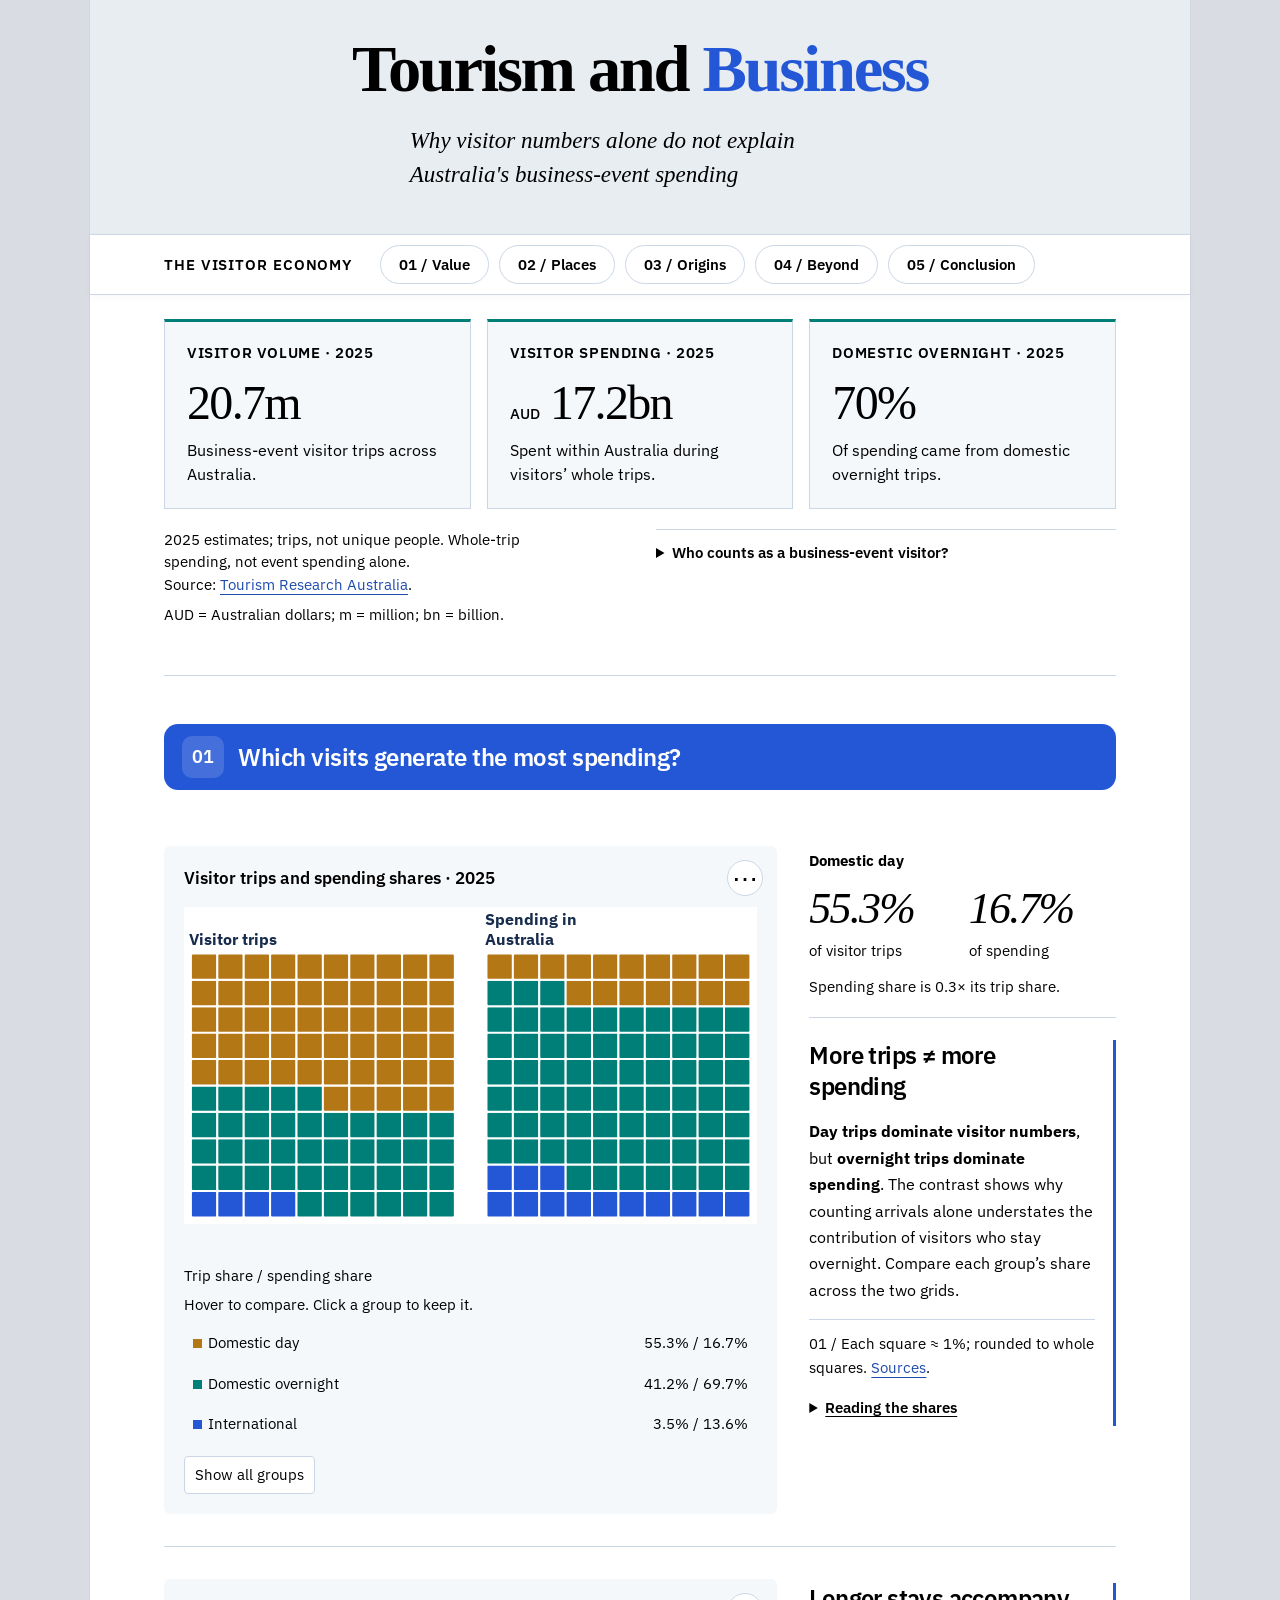
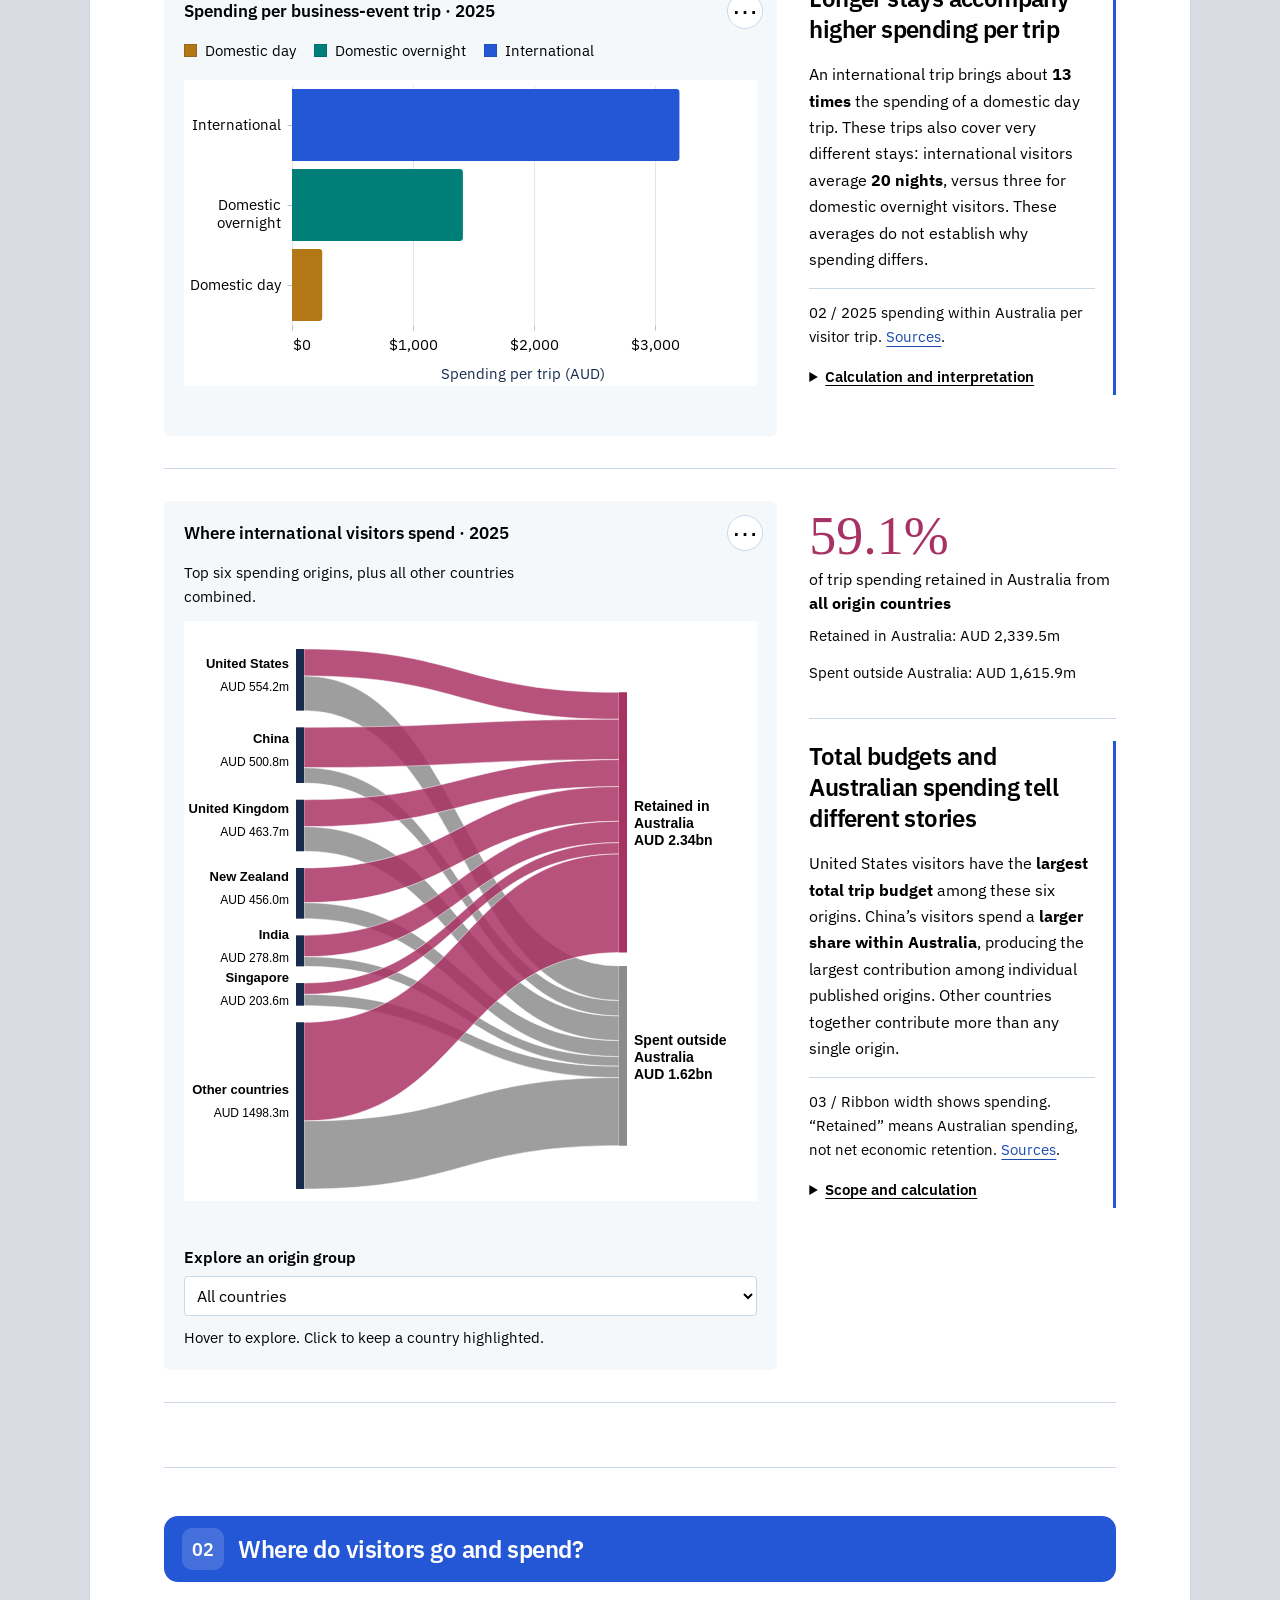
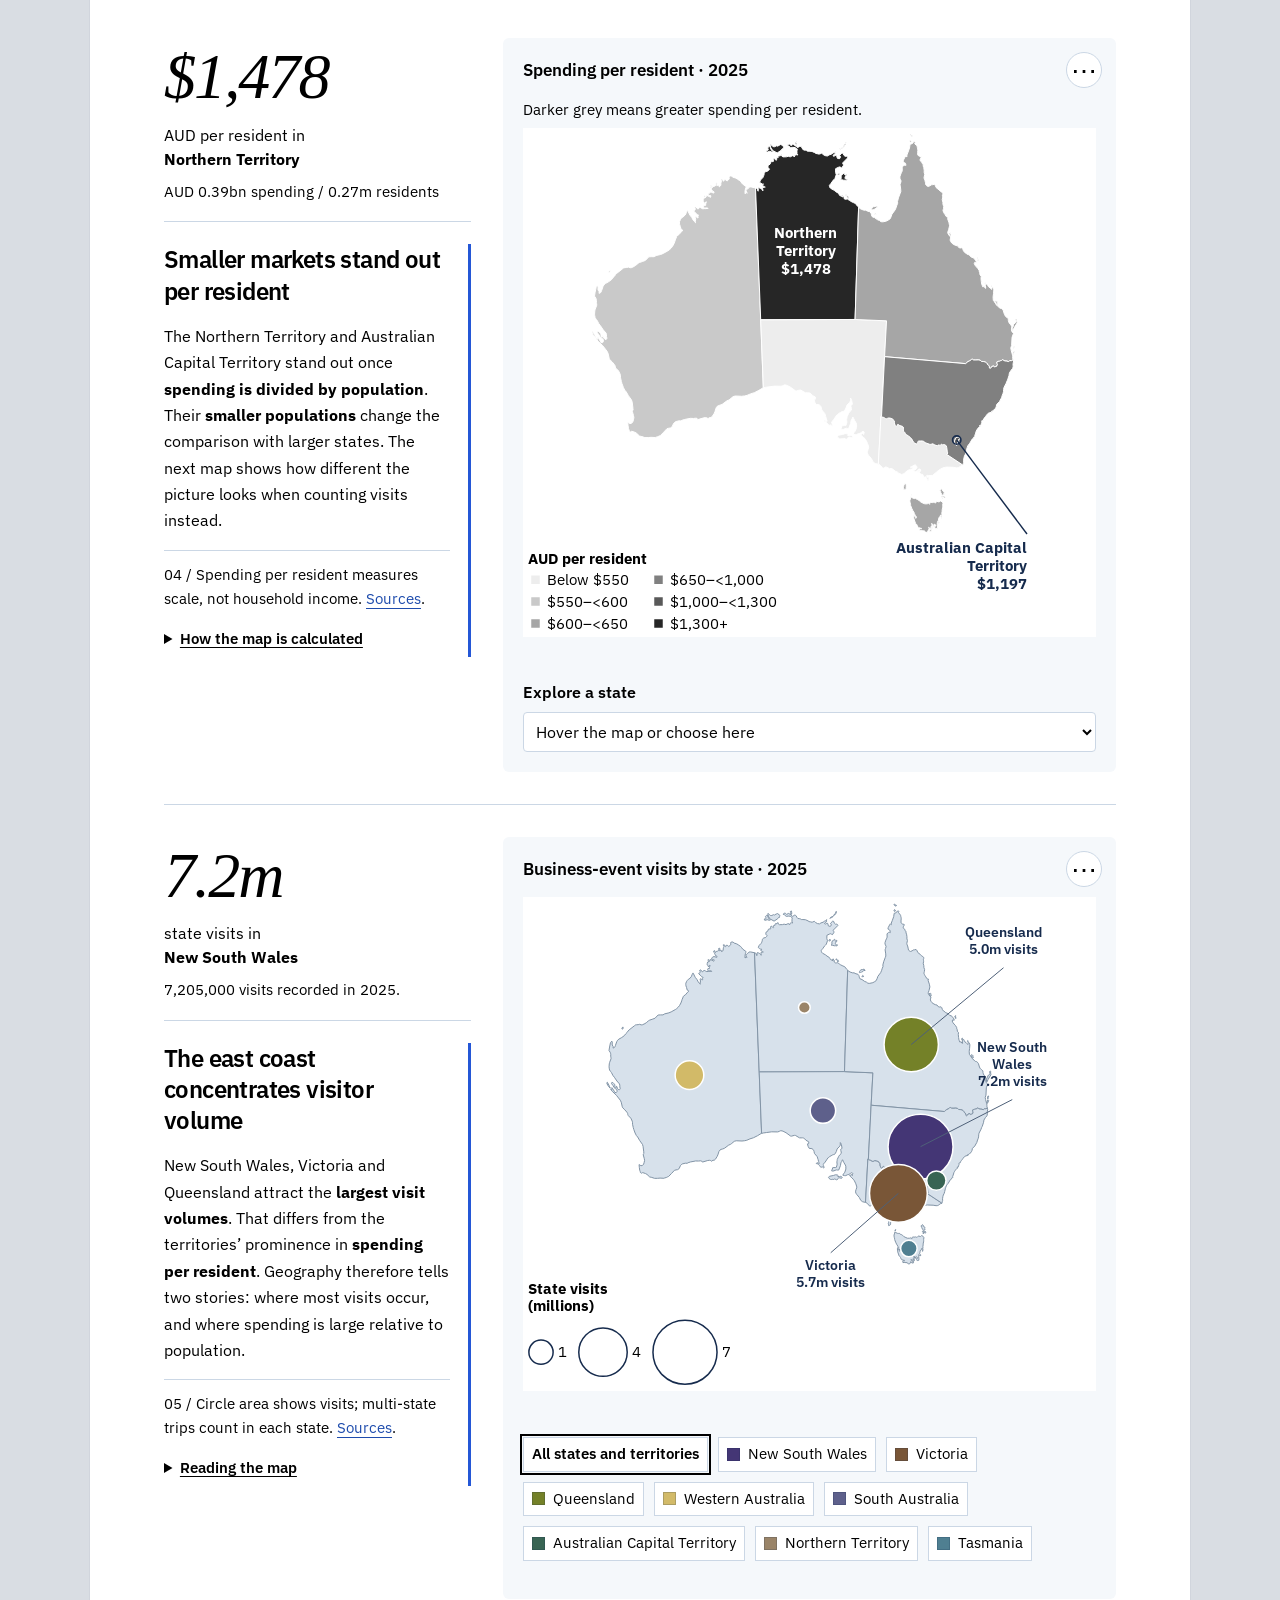
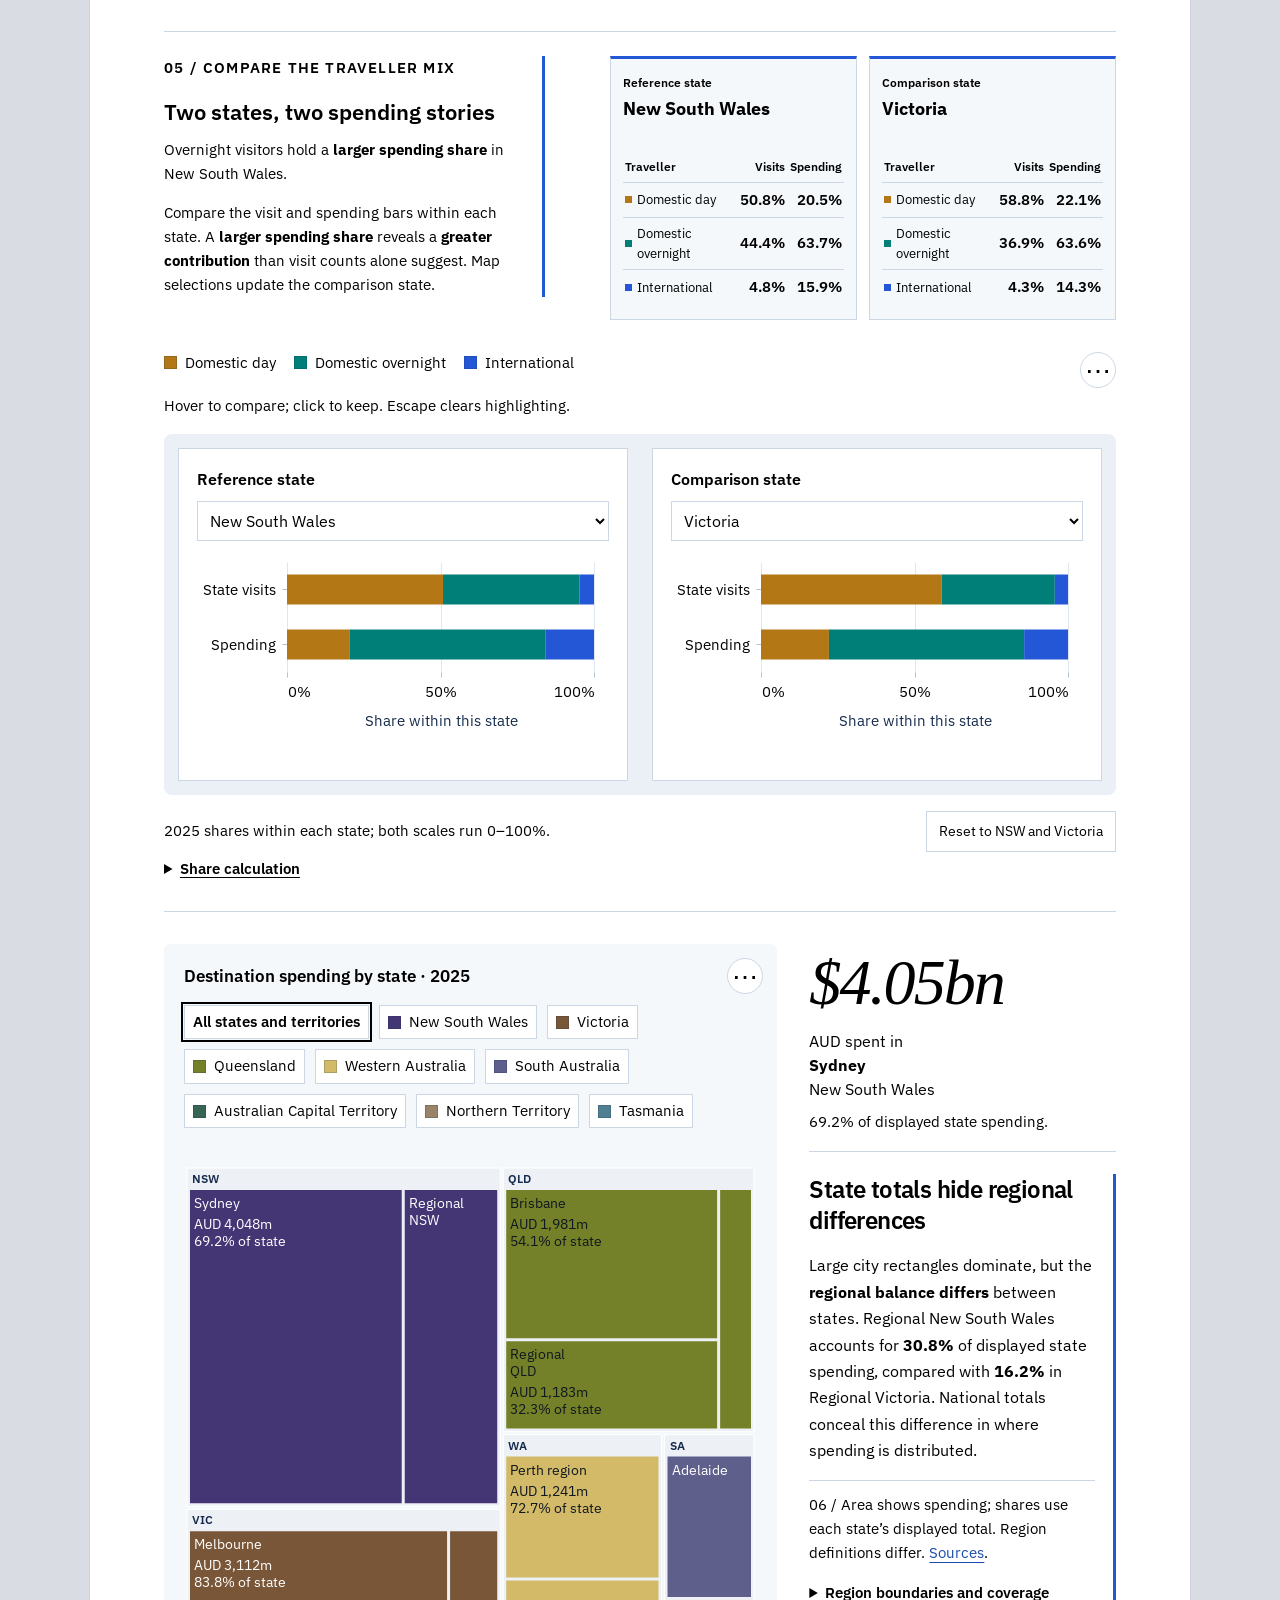
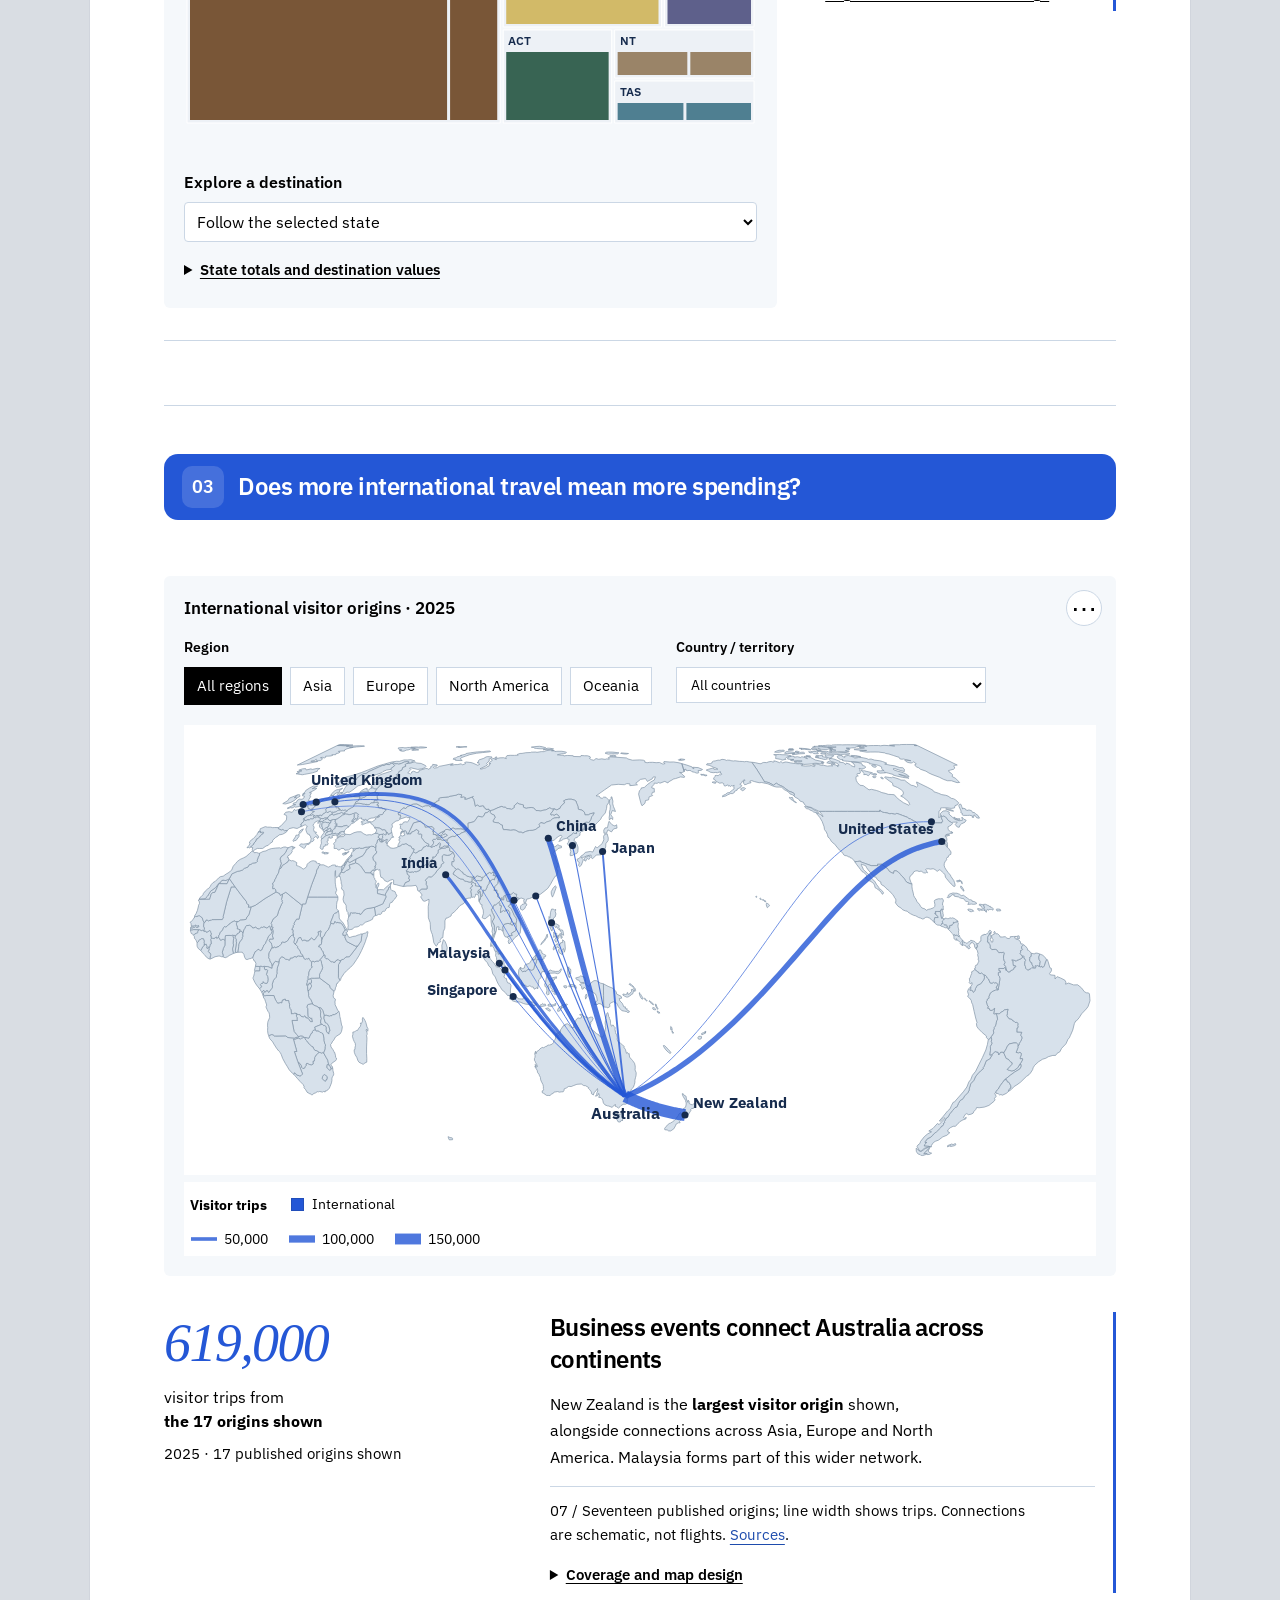
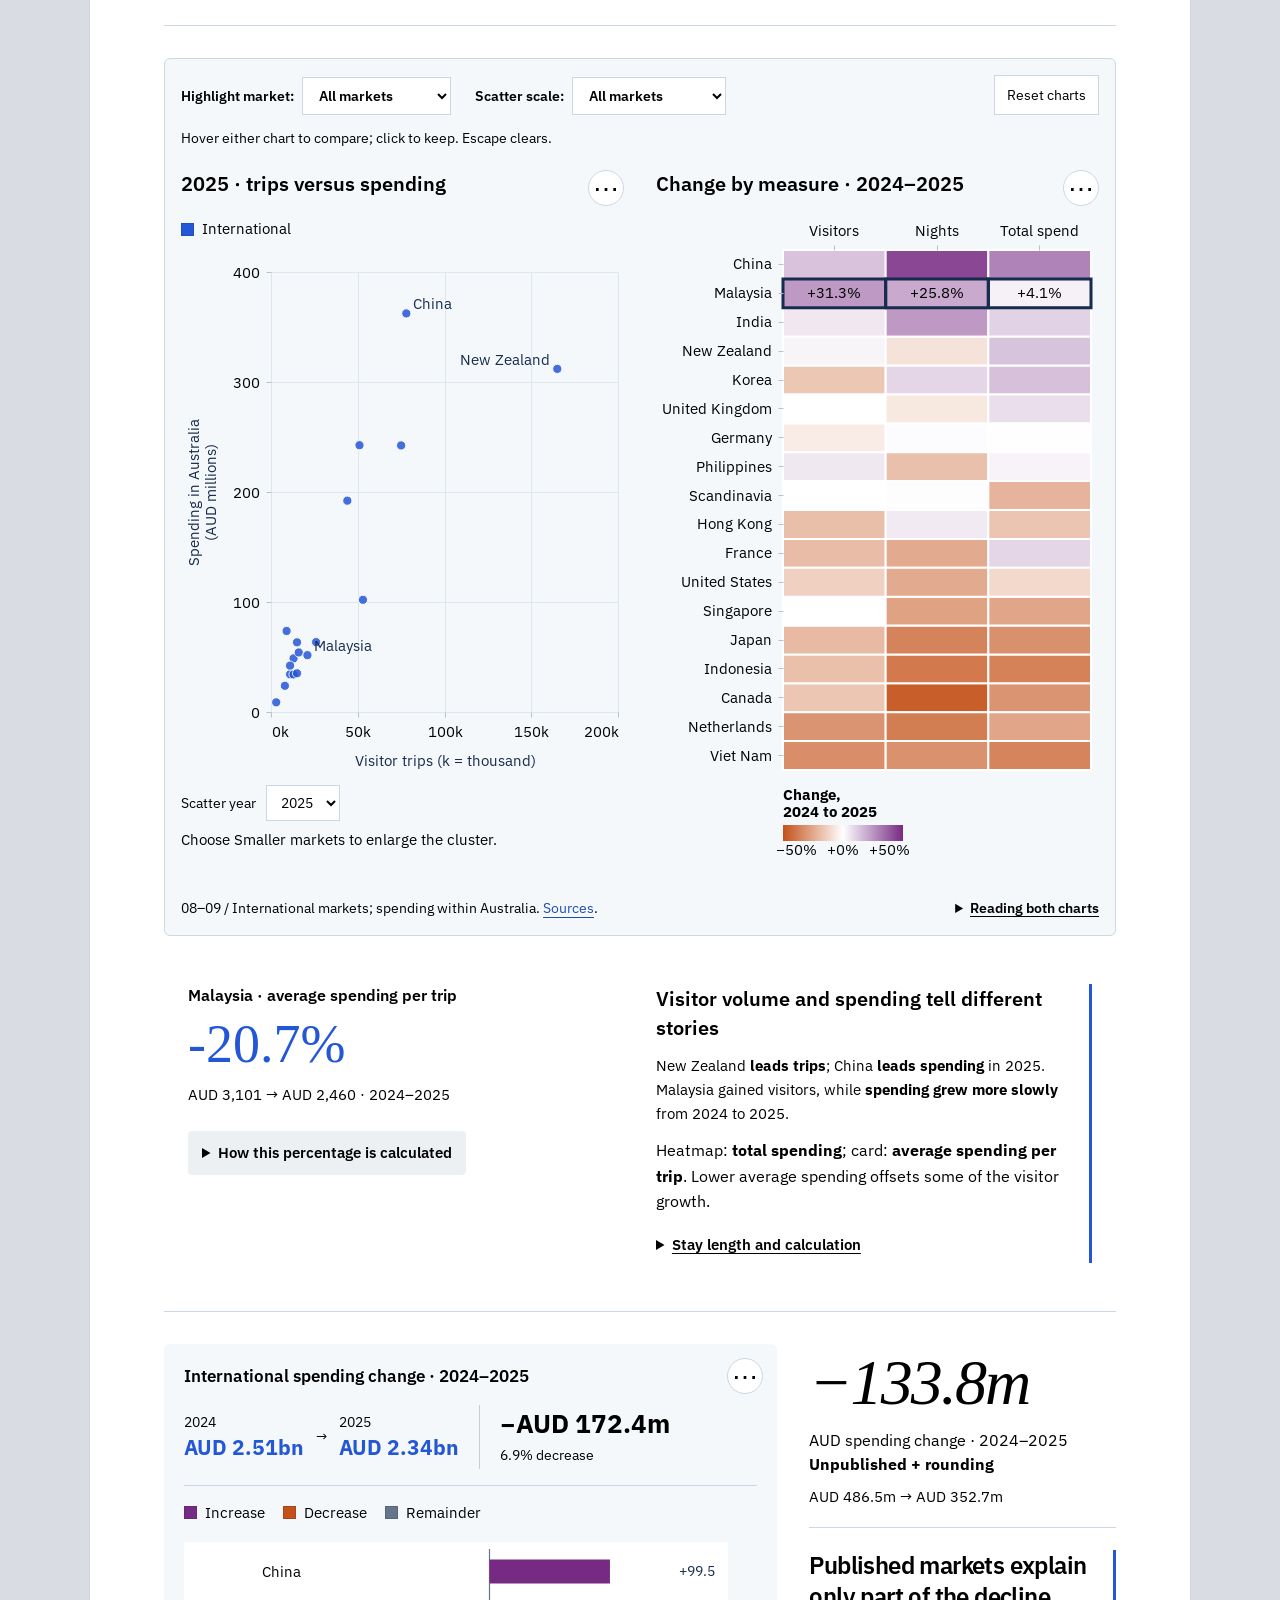
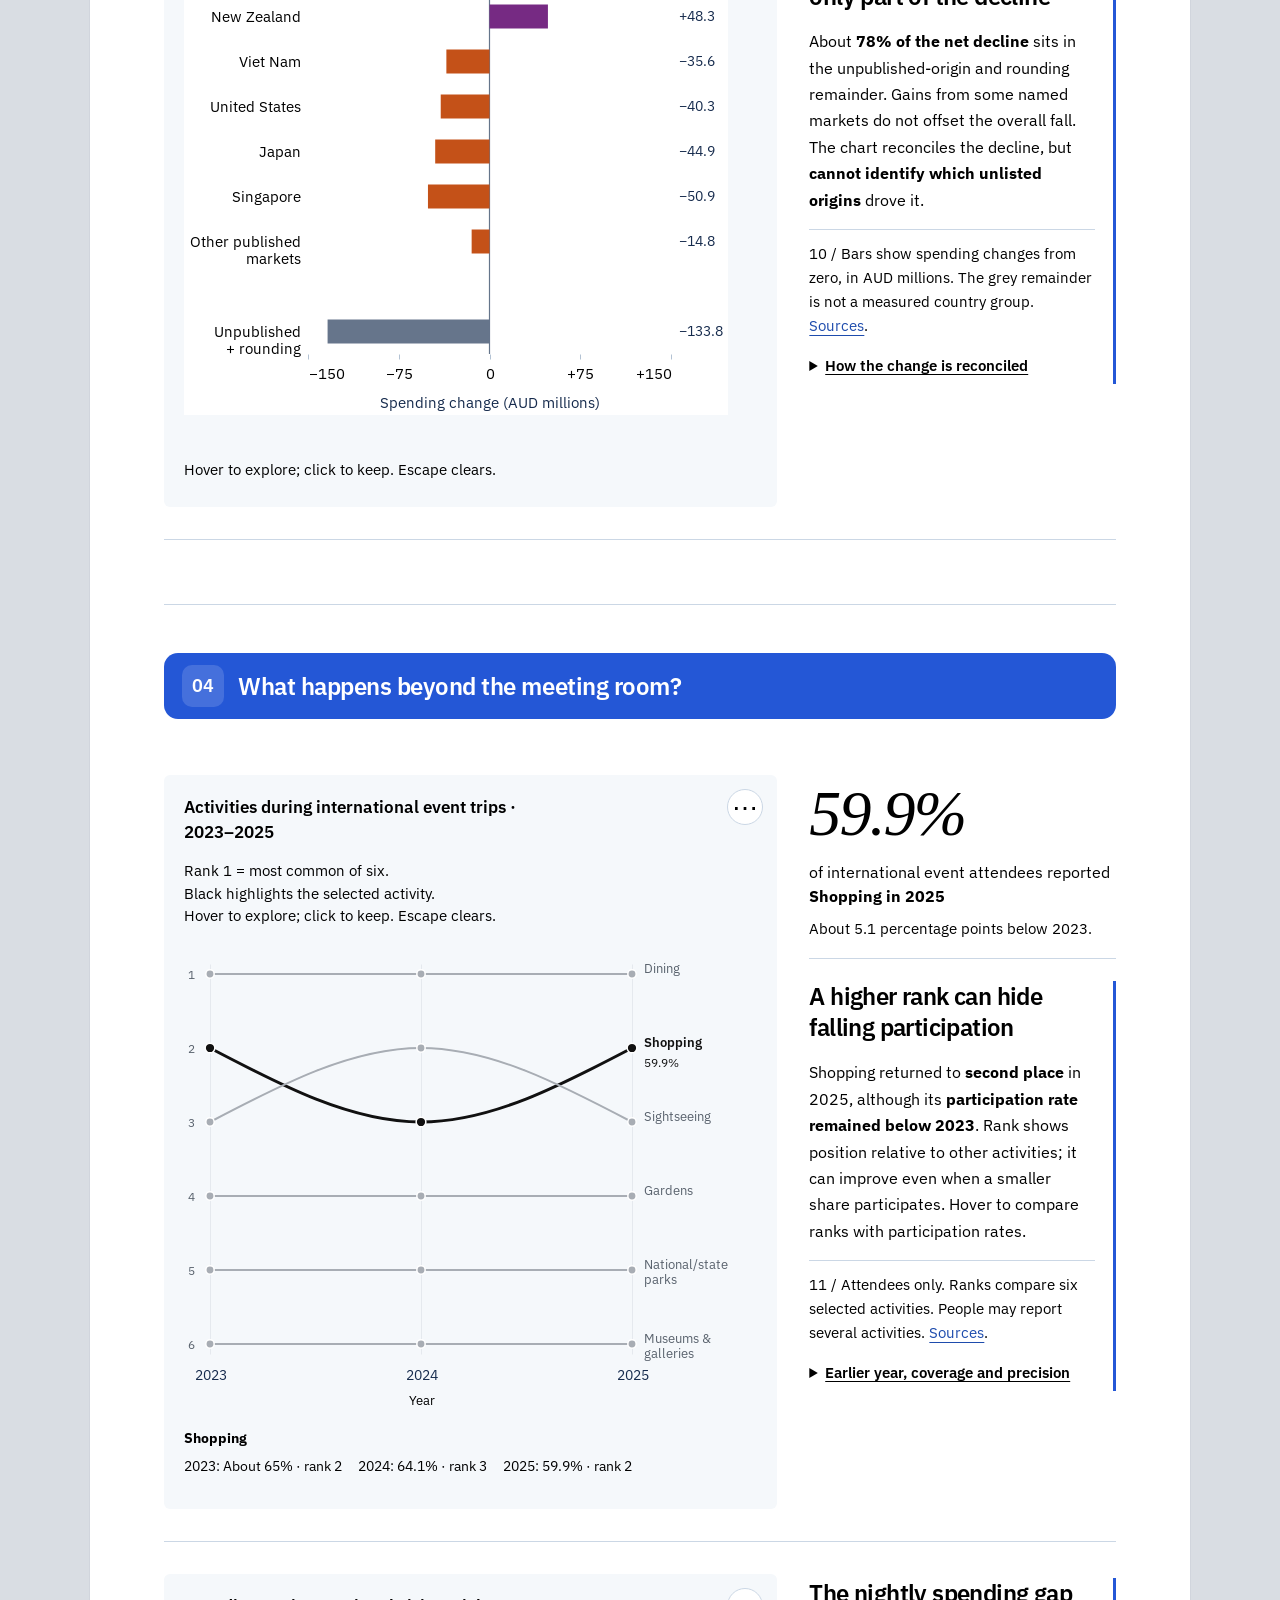
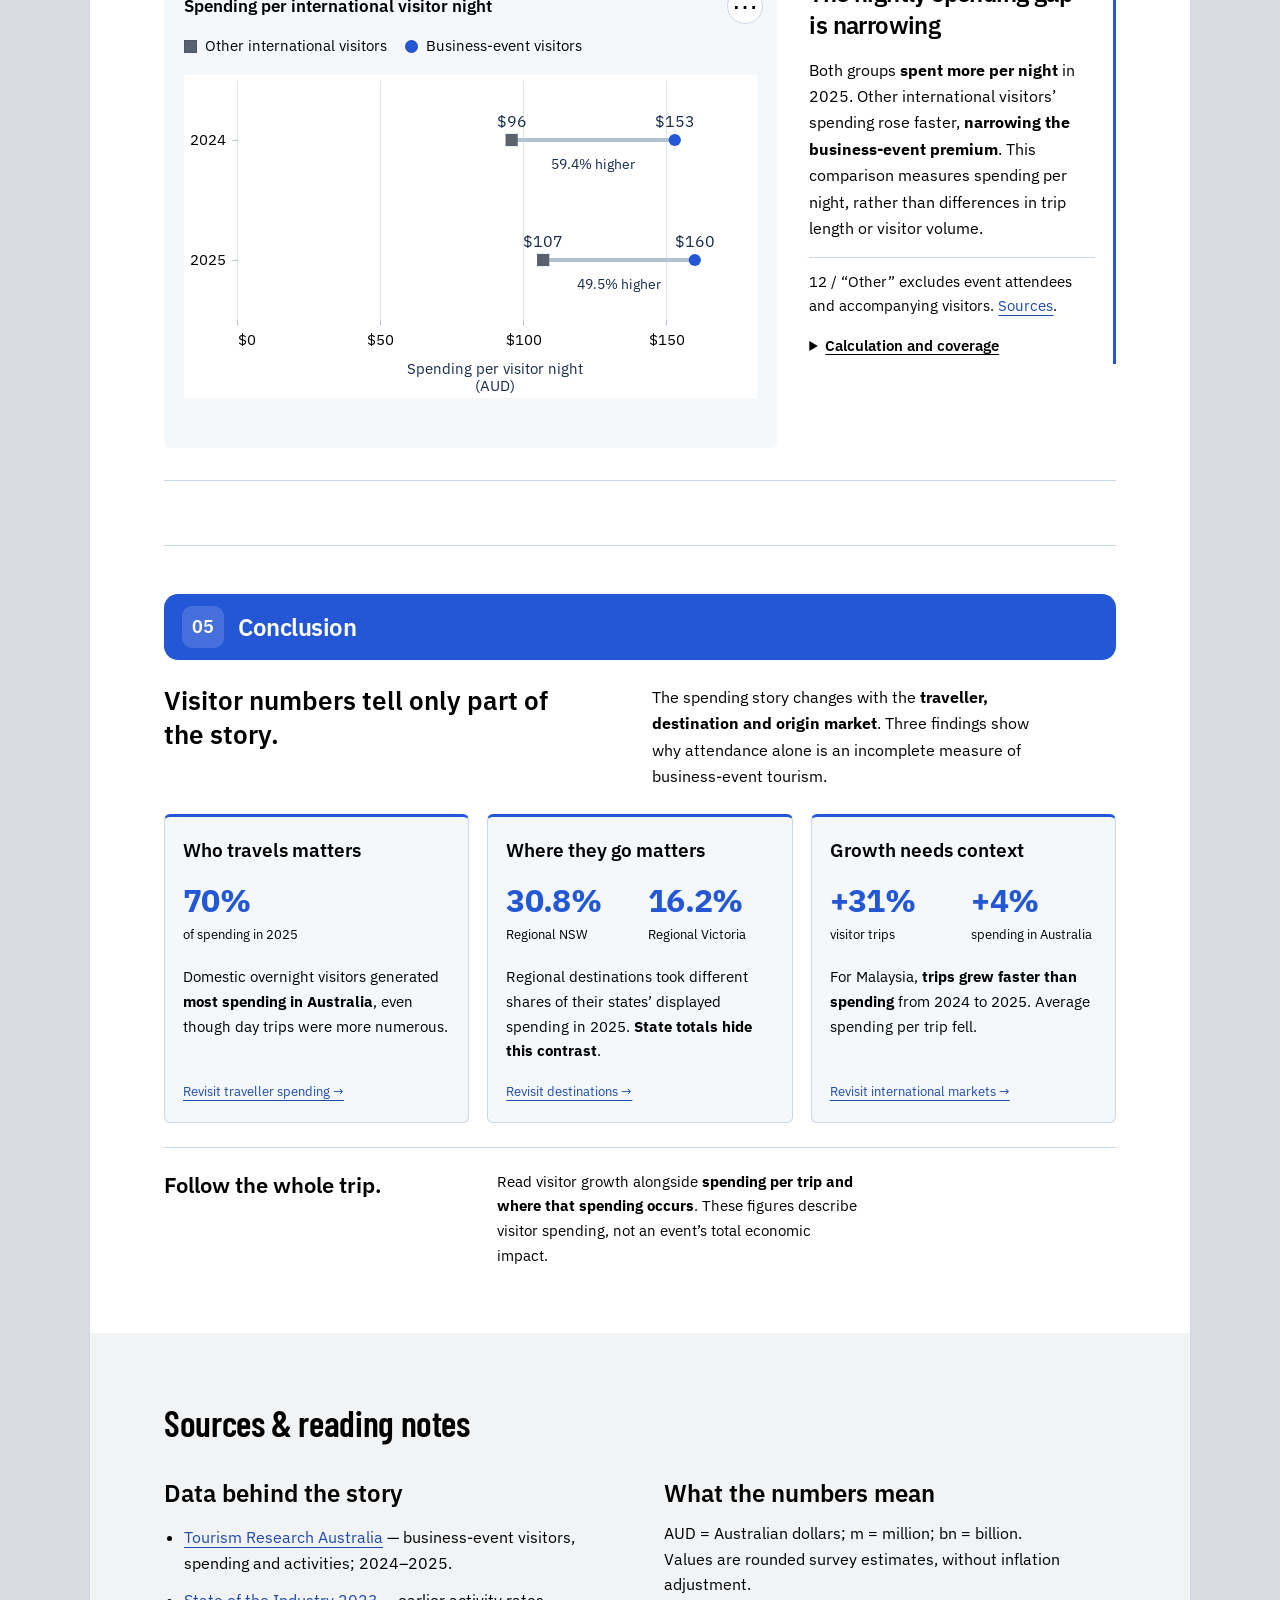
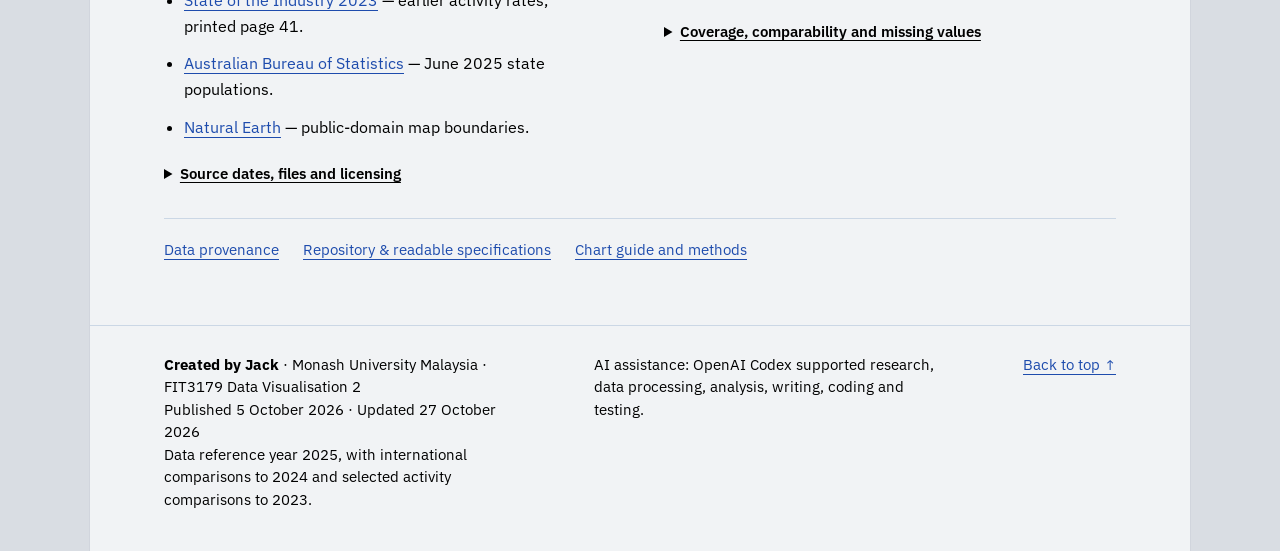
<file: index.html>
<!doctype html>
<!-- INTERVIEW: HTML supplies narrative and chart containers; app.js fills those containers with interactive SVG charts. -->
<html lang="en">
<head>
<meta charset="utf-8"><meta name="viewport" content="width=device-width,initial-scale=1">
<meta name="description" content="Where Australia's business-event visitors go, what they spend, and how international markets changed in 2025. An interactive data story using Tourism Research Australia and Australian Bureau of Statistics data.">
<title>Tourism and Business · Australia's business-event visitors</title>
<!-- INTERVIEW: CSS styles the page; chart marks and axes are configured separately in their Vega/Vega-Lite specifications. -->
<!-- Refresh the stylesheet version whenever its contents change, so cached CSS cannot mismatch new HTML. -->
<link rel="stylesheet" href="style.css?v=38823f30d611"><link rel="icon" href="favicon.svg" type="image/svg+xml">
<!-- Refresh the app.js content hash whenever its code changes, especially when chart structures change. -->
<!-- INTERVIEW: Load Vega, Vega-Lite, Vega-Embed and then app.js in that order. defer waits until HTML parsing finishes before execution. -->
<script defer src="vendor/vega.min.js"></script><script defer src="vendor/vega-lite.min.js"></script><script defer src="vendor/vega-embed.min.js"></script><script defer src="app.js?v=3a9b40e6b2b1"></script>
<script defer src="typography.js?v=54bcdddcdc6f"></script>
</head>
<body>
<a class="skip" href="#story">Skip to the story</a>
<!-- INTERVIEW: Navigation links scroll to sections on this one page; they do not swap major story sections. -->
<!-- INTERVIEW: Story sequence: visitor value, Australian destinations, international markets, then activity/per-night comparisons. -->
<main id="story">
<div class="hero-heading wrap" id="top">
 <div class="hero-title"><h1>Tourism and <em>Business</em></h1><p class="hero-subtitle">Why visitor numbers alone do not explain Australia's business-event spending</p></div>
</div>
<!-- This navigation belongs to the whole story, so it remains sticky beyond the opening. -->
<nav class="chapter-nav" aria-label="Story navigation"><a href="#top" class="wordmark" aria-label="The Visitor Economy — back to top">THE VISITOR ECONOMY</a><div class="chapter-links"><a href="#mix">01 / Value</a><a href="#places">02 / Places</a><a href="#origins">03 / Origins</a><a href="#beyond">04 / Beyond</a><a href="#conclusion">05 / Conclusion</a></div></nav>
<section class="opening wrap" aria-label="Business-event tourism at a glance">
 <!-- INTERVIEW: Three headline cards introduce scale and spending mix. Rounded from the 2025 national table. -->
 <div class="hero-stats" role="group" aria-label="Australian business-event tourism: key statistics for 2025">
  <div class="stat-card"><h2>Visitor volume · 2025</h2><p class="stat-value">20.7m</p><p class="stat-description">Business-event visitor trips across Australia.</p></div>
  <div class="stat-card"><h2>Visitor spending · 2025</h2><p class="stat-value"><span class="stat-currency">AUD</span> 17.2bn</p><p class="stat-description">Spent within Australia during visitors’ whole trips.</p></div>
  <div class="stat-card"><h2>Domestic overnight · 2025</h2><p class="stat-value">70%</p><p class="stat-description">Of spending came from domestic overnight trips.</p></div>
 </div>
 <div class="hero-context">
  <div class="stats-meta"><p>2025 estimates; trips, not unique people. Whole-trip spending, not event spending alone.<br>Source: <a href="#sources">Tourism Research Australia</a>.</p><p>AUD = Australian dollars; m = million; bn = billion.</p></div>
  <details class="hero-scope"><summary>Who counts as a business-event visitor?</summary><p>Attendees and accompanying visitors to meetings, conferences, conventions, exhibitions and other business events. Most local attendees are outside the tourism surveys.</p></details>
 </div>
</section>

<!-- INTERVIEW: Chapter 1: compare per-trip amounts and distinguish total trip spending from spending within Australia. -->
<section class="chapter wrap" id="mix">
 <div class="chapter-bar"><span class="chapter-no">01</span><h2>Which visits generate the most spending?</h2></div>
 <figure class="story-row">
 <div class="story-plot"><p class="plot-title">Visitor trips and spending shares · 2025</p><div id="chart01" class="chart" aria-label="Waffle charts comparing visitor-trip and spending shares"></div><div class="waffle-key"><p>Trip share / spending share</p><p class="waffle-hint">Hover to compare. Click a group to keep it.</p><button type="button" class="waffle-group" data-waffle-group="Domestic day" aria-pressed="false"><span><i class="day" aria-hidden="true"></i>Domestic day</span><strong>55.3% / 16.7%</strong></button><button type="button" class="waffle-group" data-waffle-group="Domestic overnight" aria-pressed="false"><span><i class="overnight" aria-hidden="true"></i>Domestic overnight</span><strong>41.2% / 69.7%</strong></button><button type="button" class="waffle-group" data-waffle-group="International" aria-pressed="false"><span><i class="international" aria-hidden="true"></i>International</span><strong>3.5% / 13.6%</strong></button></div><button type="button" id="reset-waffle" class="waffle-reset">Show all groups</button><div class="chart-tools" data-chart="01-waffle" data-table="national"></div></div>
 <figcaption class="story-note"><div id="waffle-feedback" class="map-stat-card waffle-stat-card" aria-live="polite" aria-atomic="true"><strong id="waffle-group-name">Domestic day</strong><div class="waffle-stat-values"><div><span id="waffle-trip-share">55.3%</span><span>of visitor trips</span></div><div><span id="waffle-spend-share">16.7%</span><span>of spending</span></div></div><p id="waffle-share-gap">Spending share is 0.3&#215; its trip share.</p></div><div class="story-explanation"><h3>More trips ≠ more spending</h3><p class="chart-intro"><strong>Day trips dominate visitor numbers</strong>, but <strong>overnight trips dominate spending</strong>. The contrast shows why counting arrivals alone understates the contribution of visitors who stay overnight. Compare each group’s share across the two grids.</p><div class="figure-method"><p>01 / Each square ≈ 1%; rounded to whole squares. <a href="#sources">Sources</a>.</p><details class="caption-detail"><summary>Reading the shares</summary><p>Both grids total 100 squares. Hover for exact shares. Spending covers the whole trip within Australia.</p></details></div></div></figcaption>
 </figure>
 <div class="story-series">
<!-- INTERVIEW: Figure 02: chart02 is the mount point for specification 02. The chart-tools data attributes select its data table and specification links. -->
 <figure class="story-row">
 <div class="story-plot"><p class="plot-title">Spending per business-event trip · 2025</p><div class="semantic-legend" data-legend="travellers" aria-label="Chart colour legend"></div><div id="chart02" class="chart"></div><div class="chart-tools" data-chart="02-spend-per-trip" data-table="national"></div></div>
 <figcaption class="story-note"><div class="story-explanation"><h3>Longer stays accompany higher spending per trip</h3><p class="chart-intro">An international trip brings about <strong>13 times</strong> the spending of a domestic day trip. These trips also cover very different stays: international visitors average <strong>20 nights</strong>, versus three for domestic overnight visitors. These averages do not establish why spending differs.</p><div class="figure-method"><p>02 / 2025 spending within Australia per visitor trip. <a href="#sources">Sources</a>.</p><details class="caption-detail"><summary>Calculation and interpretation</summary><p>Spending per trip = spending ÷ trips. Average stay = nights ÷ trips. These group averages do not establish that longer stays cause higher spending.</p></details></div></div></figcaption>
 </figure>
<!-- INTERVIEW: Figure 03: chart03 is the mount point for specification 03. The chart-tools data attributes select its data table and specification links. -->
 <figure class="story-row">
 <div class="story-plot"><p class="plot-title">Where international visitors spend · 2025</p><p class="origin-scope">Top six spending origins, plus all other countries combined.</p><div id="chart03" class="chart" aria-label="Sankey: six leading origins and other countries split spending between Australia and outside Australia"></div><div class="map-explorer"><label for="spending-origin">Explore an origin group</label><select id="spending-origin"><option value="">All countries</option></select></div><p class="origin-hint">Hover to explore. Click to keep a country highlighted.</p><div class="chart-tools" data-chart="03-origin-spending" data-table="origin-spending"></div></div>
 <figcaption class="story-note"><div class="map-stat-card origin-stat-card" aria-live="polite" aria-atomic="true"><span id="origin-spending-share">59.1%</span><p class="map-stat-caption">of trip spending retained in Australia from<br><strong id="origin-spending-name">all origin countries</strong></p><p id="origin-spending-inside">Retained in Australia: AUD 2,339.5m</p><p id="origin-spending-outside">Spent outside Australia: AUD 1,615.9m</p></div><div class="story-explanation"><h3>Total budgets and Australian spending tell different stories</h3><p class="chart-intro">United States visitors have the <strong>largest total trip budget</strong> among these six origins. China’s visitors spend a <strong>larger share within Australia</strong>, producing the largest contribution among individual published origins. Other countries together contribute more than any single origin.</p><div class="figure-method"><p>03 / Ribbon width shows spending. “Retained” means Australian spending, not net economic retention. <a href="#sources">Sources</a>.</p><details class="caption-detail"><summary>Scope and calculation</summary><p>Ribbon thickness represents spending in AUD. Totals cover all international origins. “Other countries” equals the national total minus these six. It includes other published markets, unlisted origins and rounding. Spending outside Australia = total trip spending minus Australian spending.</p></details></div></div></figcaption>
 </figure>
 </div>
</section>
<section class="band" id="places"><div class="chapter wrap">
 <div class="chapter-bar"><span class="chapter-no">02</span><h2>Where do visitors go and spend?</h2></div>
 <div class="story-series">
<!-- INTERVIEW: Figure 04: chart04 is the mount point for specification 04. The chart-tools data attributes select its data table and specification links. -->
 <figure class="story-row story-row--map">
 <div class="story-plot"><p class="plot-title">Spending per resident · 2025</p><p class="control-hint">Darker grey means greater spending per resident.</p><div id="chart04" class="chart"></div><div class="map-explorer"><label for="spending-state">Explore a state</label><select id="spending-state"><option value="">Hover the map or choose here</option></select></div><div class="chart-tools" data-chart="04-choropleth" data-table="states"></div></div>
 <figcaption class="story-note"><div id="spending-feedback" class="map-stat-card" aria-live="polite" aria-atomic="true"><span id="spending-state-rate">$1,478</span><p class="map-stat-caption">AUD per resident in<br><strong id="spending-state-name">Northern Territory</strong></p><p id="spending-state-detail">AUD 0.39bn spending / 0.27m residents</p></div><div class="story-explanation"><h3>Smaller markets stand out per resident</h3><p class="chart-intro">The Northern Territory and Australian Capital Territory stand out once <strong>spending is divided by population</strong>. Their <strong>smaller populations</strong> change the comparison with larger states. The next map shows how different the picture looks when counting visits instead.</p><div class="figure-method"><p>04 / Spending per resident measures scale, not household income. <a href="#sources">Sources</a>.</p><details class="caption-detail"><summary>How the map is calculated</summary><p>State spending is divided by the number of residents. The equal-area projection preserves relative geographic areas. Colour bands use unequal ranges to reveal state differences. Breaks are AUD 550, 600, 650, 1,000 and 1,300. Each band includes its lower bound, excluding its upper bound. Outlines identify the hovered or chosen state.</p></details></div></div></figcaption>
 </figure>
<!-- INTERVIEW: Figure 05: chart05 is the mount point for specification 05. The chart-tools data attributes select its data table and specification links. -->
 <figure class="story-row story-row--map">
 <div class="story-plot"><p class="plot-title">Business-event visits by state · 2025</p><div id="chart05" class="chart"></div><div class="semantic-legend" data-legend="states" aria-label="Chart colour legend"></div><div class="chart-tools" data-chart="05-symbol-map" data-table="states"></div></div>
 <figcaption class="story-note"><div id="visits-feedback" class="map-stat-card" aria-live="polite" aria-atomic="true"><span id="visits-state-value">7.2m</span><p class="map-stat-caption">state visits in<br><strong id="visits-state-name">New South Wales</strong></p><p id="visits-state-detail">7,205,000 visits recorded in 2025.</p></div><div class="story-explanation"><h3>The east coast concentrates visitor volume</h3><p class="chart-intro">New South Wales, Victoria and Queensland attract the <strong>largest visit volumes</strong>. That differs from the territories’ prominence in <strong>spending per resident</strong>. Geography therefore tells two stories: where most visits occur, and where spending is large relative to population.</p><div class="figure-method"><p>05 / Circle area shows visits; multi-state trips count in each state. <a href="#sources">Sources</a>.</p><details class="caption-detail"><summary>Reading the map</summary><p>Counts are 2025 state visits, not unique national trips. Select a state to link the map and destination treemap. Colours identify states. The equal-area projection preserves relative geographic areas.</p></details></div></div></figcaption>
 </figure>
 </div>
<aside class="state-mix-panel" aria-labelledby="state-mix-title">
 <div class="story-explanation"><p class="eyebrow">05 / Compare the traveller mix</p><h3 id="state-mix-title">Two states, two spending stories</h3><p id="state-mix-summary" aria-live="polite"></p><p id="state-mix-context" class="control-hint">Choose two states to compare their visit and spending shares.</p></div>
 <div class="state-share-cards" role="group" aria-label="Selected states: visit and spending shares" aria-live="polite"><article id="state-reference-values" class="state-share-card"></article><article id="state-mix-values" class="state-share-card"></article></div>
 <div class="state-mix-content"><div class="semantic-legend" data-legend="travellers" aria-label="Traveller colours"></div>
  <p class="control-hint mix-feedback-hint">Hover to compare; click to keep. Escape clears highlighting.</p>
  <div class="state-mix-pair">
   <div class="mix-card"><label for="reference-state">Reference state</label><select id="reference-state"></select><div id="state-reference-chart" class="chart" aria-label="Reference state visitor and spending shares"></div></div>
   <div class="mix-card"><label for="comparison-state">Comparison state</label><select id="comparison-state"></select><div id="state-mix-chart" class="chart" aria-label="Comparison state visitor and spending shares"></div></div>
  </div>
  <div class="state-mix-footer"><div class="state-mix-notes"><p class="comparison-note">2025 shares within each state; both scales run 0–100%.</p><details class="caption-detail"><summary>Share calculation</summary><p>Each bar totals its three published traveller groups. Component rounding can differ from separate state totals. These are within-state shares, not shares of Australia. <a href="#sources">Sources</a>.</p></details></div><button id="reset-state-comparison" type="button">Reset to NSW and Victoria</button></div><div class="chart-tools" data-chart="state-mix" data-table="state-mix"></div>
 </div>
</aside>
<!-- INTERVIEW: Figure 06: chart06 is the mount point for specification 06. The chart-tools data attributes select its data table and specification links. -->
 <figure class="story-row">
 <div class="story-plot"><p class="plot-title">Destination spending by state · 2025</p><div class="semantic-legend" data-legend="states" aria-label="Chart colour legend"></div><div id="chart06" class="chart"></div><div class="map-explorer"><label for="destination-choice">Explore a destination</label><select id="destination-choice"><option value="">Follow the selected state</option></select></div><details class="caption-detail state-detail-disclosure"><summary>State totals and destination values</summary><div id="state-detail" class="state-detail" aria-live="polite"><p>Select a state to see its destination values.</p></div></details><div class="chart-tools" data-chart="06-treemap" data-table="regions"></div></div>
 <figcaption class="story-note"><div id="destination-feedback" class="map-stat-card" aria-live="polite" aria-atomic="true"><span id="destination-value">$4.05bn</span><p class="map-stat-caption">AUD spent in<br><strong id="destination-name">Sydney</strong><br><span id="destination-state">New South Wales</span></p><p id="destination-share">69.2% of displayed state spending.</p></div><div class="story-explanation"><h3>State totals hide regional differences</h3><p class="chart-intro">Large city rectangles dominate, but the <strong>regional balance differs</strong> between states. Regional New South Wales accounts for <strong>30.8%</strong> of displayed state spending, compared with <strong>16.2%</strong> in Regional Victoria. National totals conceal this difference in where spending is distributed.</p><div class="figure-method"><p>06 / Area shows spending; shares use each state’s displayed total. Region definitions differ. <a href="#sources">Sources</a>.</p><details class="caption-detail"><summary>Region boundaries and coverage</summary><p>Percentages are rounded independently and may not add to exactly 100%. Region definitions differ, so this is not a uniform city-versus-rural comparison. Gold Coast and Perth follow the source’s region boundaries; the Australian Capital Territory is shown as a whole. See <a href="#region-method">regional coverage notes</a> for omitted unknown spending and rounding differences.</p></details></div></div></figcaption>
 </figure>
</div></section>
<section class="chapter wrap" id="origins">
 <div class="chapter-bar"><span class="chapter-no">03</span><h2>Does more international travel mean more spending?</h2></div>
<!-- INTERVIEW: Figure 07: chart07 is the mount point for specification 07. The chart-tools data attributes select its data table and specification links. -->
 <figure class="story-row story-row--map story-row--origins">
 <div class="story-plot"><p class="plot-title">International visitor origins · 2025</p><div class="origin-map-controls"><div><span class="origin-control-label" id="origin-region-label">Region</span><div id="origin-key" class="origin-key" role="group" aria-labelledby="origin-region-label"></div></div><div class="origin-country-control"><label for="origin-country">Country / territory</label><select id="origin-country"><option value="All origins">All countries</option></select></div></div><div id="chart07" class="chart" aria-label="Flow map of 17 international visitor origins"></div><div class="origin-map-legend" role="group" aria-label="Map legend"><div class="origin-map-legend-heading"><strong>Visitor trips</strong><div class="semantic-legend" data-legend="international" aria-label="Chart colour legend"></div></div><div id="origin-width-key" class="origin-width-key" aria-label="Line width represents visitor trips"></div></div><div class="chart-tools" data-chart="07-flow-map" data-table="origins"></div></div>
 <figcaption class="story-note"><div class="map-stat-card origin-map-card" aria-live="polite" aria-atomic="true"><span id="origin-map-value">619,000</span><p class="map-stat-caption">visitor trips from<br><strong id="origin-map-name">the 17 origins shown</strong></p><p id="origin-map-detail">2025 · 17 published origins shown</p></div><div class="story-explanation"><h3>Business events connect Australia across continents</h3><p class="chart-intro">New Zealand is the <strong>largest visitor origin</strong> shown, alongside connections across Asia, Europe and North America. Malaysia forms part of this wider network.</p><div class="figure-method"><p>07 / Seventeen published origins; line width shows trips. Connections are schematic, not flights. <a href="#sources">Sources</a>.</p><details class="caption-detail"><summary>Coverage and map design</summary><p>These origins account for about 85% of international trips in 2025. Region filters show matching origins; the dropdown selects one. Card percentages use the selected region’s displayed trips. All regions uses the 17 displayed origins. Scandinavia is a grouped market without one country location. Map values are rounded visitor-trip estimates. Lines join representative cities to Canberra, not airports. Blue represents international visitors. The Pacific-centred equal-area projection keeps the region in view.</p></details></div></div></figcaption>
 </figure>
<section class="market-pair" aria-label="Compare international visitor markets">
 <div class="market-chart-panel">
 <div class="market-shared-controls" role="group" aria-label="Shared market chart controls">
  <label for="market-country">Highlight market:<select id="market-country"><option>All markets</option></select></label>
  <label for="market-scale">Scatter scale:<select id="market-scale"><option>All markets</option><option>Smaller markets</option></select></label>
  <button id="reset-market" type="button">Reset charts</button>
 </div>
 <p class="market-interaction-hint">Hover either chart to compare; click to keep. Escape clears.</p>
 <div class="two-col markets-row">
  <figure><h3 id="market-heading">2025 · trips versus spending</h3><div class="chart market-view"><div class="semantic-legend" data-legend="international" aria-label="Chart colour legend"></div><div id="chart08" class="chart"></div><div class="market-year-control"><label for="market-year">Scatter year<select id="market-year"><option value="2024">2024</option><option value="2025" selected>2025</option></select></label></div><p id="market-scale-note" class="control-hint" aria-live="polite"></p><aside id="market-overview-panel" class="market-overview-panel" hidden aria-labelledby="market-overview-heading"><h4 id="market-overview-heading">All markets · context for the detail</h4><div id="market-overview-chart" class="chart" aria-label="All markets with the smaller-market detail area outlined"></div><p>Dashed box = enlarged area; all markets remain visible.</p></aside></div><div class="chart-tools" data-chart="08-market-scatter" data-table="markets"></div></figure>
  <figure><h3>Change by measure · 2024–2025</h3><div id="chart09" class="chart"></div><div class="chart-tools" data-chart="09-change-heatmap" data-table="changes"></div></figure>
 </div>
 <div class="market-pair-methods"><p>08–09 / International markets; spending within Australia. <a href="#sources">Sources</a>.</p><details class="caption-detail"><summary>Reading both charts</summary><p>The scatterplot shows the selected year. Higher points indicate greater spending for similar trip volumes. Year and scale controls affect only the scatterplot. The heatmap compares 2024–2025 throughout: purple indicates increases; orange indicates decreases.</p><p>Hovering or selecting a market links both views. Smaller markets enlarges the cluster with an overview for context. Axes stay fixed across years within each scale. Small changes may reflect survey variability. Spending is not inflation-adjusted. Heatmap rows follow average change across three measures, not overall performance.</p></details></div>
 </div>
 <aside class="market-insight"><div class="market-rate-card" aria-live="polite"><h3 id="market-insight-title">Malaysia · average spending per trip</h3><p id="market-rate-change" class="rate-change"></p><p id="market-rate-values"></p><details class="caption-detail market-calculation"><summary>How this percentage is calculated</summary><div aria-labelledby="comparison-title"><h4 id="comparison-title">Malaysia · 2024 and 2025</h4><p id="comparison-context"></p><p><strong>Average spending per trip</strong><br>Total spending in Australia ÷ visitor trips.</p><p id="calculation-2024"></p><p id="calculation-2025"></p><p><strong>Percentage change</strong><br>(2025 average ÷ 2024 average − 1) × 100</p><p id="calculation-change"></p><p class="calculation-note">Published survey estimates; averages shown to two decimals.<br>Percentage calculated before rounding those averages.</p></div></details></div><div class="story-explanation"><h3>Visitor volume and spending tell different stories</h3><p id="market-summary" aria-live="polite"></p><p id="market-insight" aria-live="polite"></p><details class="caption-detail"><summary>Stay length and calculation</summary><p id="market-rate-detail"></p></details></div></aside>
</section>
<!-- INTERVIEW: Figure 10: chart10 is the mount point for specification 10. The chart-tools data attributes select its data table and specification links. -->
 <figure class="story-row">
 <div class="story-plot"><p class="plot-title">International spending change · 2024–2025</p><div class="spending-change-summary" aria-label="National international visitor spending in Australia"><div class="spending-total-pair"><span>2024 <strong id="spending-before">AUD 2.51bn</strong></span><span aria-hidden="true">→</span><span>2025 <strong id="spending-after">AUD 2.34bn</strong></span></div><p><strong id="spending-net">−AUD 172.4m</strong><span id="spending-net-rate">6.9% decrease</span></p></div><div class="semantic-legend" data-legend="spending-change" aria-label="Chart colour legend"></div><div id="chart10" class="chart" tabindex="0" aria-label="Spending change contributions. Use arrow keys to select; Escape clears."></div><p class="control-hint">Hover to explore; click to keep. Escape clears.</p><div class="chart-tools" data-chart="10-spending-change" data-table="waterfall"></div></div>
 <figcaption class="story-note"><div class="map-stat-card change-stat-card" aria-live="polite" aria-atomic="true"><span id="change-stat-value">−133.8m</span><p class="map-stat-caption">AUD spending change · 2024–2025<br><strong id="change-stat-name">Unpublished + rounding</strong></p><p id="change-stat-years">AUD 486.5m → AUD 352.7m</p></div><div class="story-explanation"><h3 id="change-insight-title">Published markets explain only part of the decline</h3><p id="change-insight" class="chart-intro" aria-live="polite">About <strong>78% of the net decline</strong> sits in the unpublished-origin and rounding remainder. Gains from some named markets do not offset the overall fall. The chart reconciles the decline, but <strong>cannot identify which unlisted origins</strong> drove it.</p><div class="figure-method"><p>10 / Bars show spending changes from zero, in AUD millions. The grey remainder is not a measured country group. <a href="#sources">Sources</a>.</p><details class="caption-detail"><summary>How the change is reconciled</summary><p>National totals appear above the chart. Positive bars extend right; negative bars extend left. The gap separates the unpublished-origin and rounding remainder from published-market changes. The six largest published market changes appear separately. “Other published markets” combines the remaining 12.</p><p>“Unpublished + rounding” is the national change minus all 18 published-market changes. Contributions reconcile the totals; they do not explain causes.</p></details></div></div></figcaption>
 </figure>
</section>
<section class="band" id="beyond"><div class="chapter wrap">
 <div class="chapter-bar"><span class="chapter-no">04</span><h2>What happens beyond the meeting room?</h2></div>
 <div class="story-series">
<!-- INTERVIEW: Figure 11: chart11 is the mount point for specification 11. The chart-tools data attributes select its data table and specification links. -->
 <figure class="story-row story-row--bump">
 <div class="story-plot"><p class="plot-title">Activities during international event trips · 2023–2025</p><p class="control-hint">Rank 1 = most common of six.<br>Black highlights the selected activity.<br>Hover to explore; click to keep. Escape clears.</p><div id="chart11" class="chart" tabindex="0" aria-label="Activity ranks. Use arrow keys to select; Escape clears."></div><div id="activity-feedback" class="activity-feedback" aria-live="polite"></div><div class="chart-tools" data-chart="11-activity-bump" data-table="activities"></div></div>
 <figcaption class="story-note"><div class="map-stat-card activity-stat-card" aria-live="polite" aria-atomic="true"><span id="activity-stat-value">59.9%</span><p class="map-stat-caption" id="activity-stat-caption">of international event attendees reported<br><strong>Shopping in 2025</strong></p><p id="activity-stat-change">About 5.1 percentage points below 2023.</p></div><div class="story-explanation"><h3>A higher rank can hide falling participation</h3><p class="chart-intro">Shopping returned to <strong>second place</strong> in 2025, although its <strong>participation rate remained below 2023</strong>. Rank shows position relative to other activities; it can improve even when a smaller share participates. Hover to compare ranks with participation rates.</p><div class="figure-method"><p>11 / Attendees only. Ranks compare six selected activities. People may report several activities. <a href="#sources">Sources</a>.</p><details class="caption-detail"><summary>Earlier year, coverage and precision</summary><p>Annual groups are compared, not the same people. Activities do not establish event effects or timing.</p><p>2023 comes from TRA’s <a href="https://www.tra.gov.au/content/dam/austrade-assets/global/wip/tra/documents/soti/tra-state-of-the-industry-2023.pdf#page=43">State of the Industry 2023, printed page 41</a> and is published as whole percentages. The 2024–2025 values come from the business-events dashboard. Short labels map eating out to Dining, botanical/public gardens to Gardens, and museums/art galleries to Museums &amp; galleries. The 2023 report gives national parks; the dashboard labels this national/state parks. These published estimates may reflect different revisions. Beach visits are omitted because the report does not supply a 2023 rate. People may choose several activities, so percentages do not sum to 100%.</p></details></div></div></figcaption>
 </figure>
<!-- INTERVIEW: Figure 12: chart12 is the mount point for specification 12. The chart-tools data attributes select its data table and specification links. -->
 <figure class="story-row">
 <div class="story-plot"><p class="plot-title">Spending per international visitor night</p><div class="semantic-legend" data-legend="nightVisitors" aria-label="Visitor group colours and shapes"></div><div id="chart12" class="chart"></div><div class="chart-tools" data-chart="12-per-night" data-table="per-night"></div></div>
 <figcaption class="story-note"><div class="story-explanation"><h3>The nightly spending gap is narrowing</h3><p class="chart-intro">Both groups <strong>spent more per night</strong> in 2025. Other international visitors’ spending rose faster, <strong>narrowing the business-event premium</strong>. This comparison measures spending per night, rather than differences in trip length or visitor volume.</p><div class="figure-method"><p>12 / “Other” excludes event attendees and accompanying visitors. <a href="#sources">Sources</a>.</p><details class="caption-detail"><summary>Calculation and coverage</summary><p>Positions show spending per night in AUD. Published estimates are rounded. Premium = event visitors ÷ other visitors − 1. These group averages do not isolate an event’s effect.</p></details></div></div></figcaption>
 </figure>
 </div>
</div></section>
<section class="chapter wrap" id="conclusion" aria-labelledby="conclusion-title">
 <div class="chapter-bar"><span class="chapter-no">05</span><h2 id="conclusion-title">Conclusion</h2></div>
 <div class="conclusion-opening"><h3>Visitor numbers tell only part of the story.</h3><p>The spending story changes with the <strong>traveller, destination and origin market</strong>. Three findings show why attendance alone is an incomplete measure of business-event tourism.</p></div>
 <div class="conclusion-cards">
  <article class="conclusion-card"><h3>Who travels matters</h3><div class="conclusion-metrics"><div><strong>70%</strong><span>of spending in 2025</span></div></div><p>Domestic overnight visitors generated <strong>most spending in Australia</strong>, even though day trips were more numerous.</p><a href="#mix">Revisit traveller spending →</a></article>
  <article class="conclusion-card"><h3>Where they go matters</h3><div class="conclusion-metrics"><div><strong>30.8%</strong><span>Regional NSW</span></div><div><strong>16.2%</strong><span>Regional Victoria</span></div></div><p>Regional destinations took different shares of their states’ displayed spending in 2025. <strong>State totals hide this contrast</strong>.</p><a href="#places">Revisit destinations →</a></article>
  <article class="conclusion-card"><h3>Growth needs context</h3><div class="conclusion-metrics"><div><strong>+31%</strong><span>visitor trips</span></div><div><strong>+4%</strong><span>spending in Australia</span></div></div><p>For Malaysia, <strong>trips grew faster than spending</strong> from 2024 to 2025. Average spending per trip fell.</p><a href="#origins">Revisit international markets →</a></article>
 </div>
 <div class="conclusion-takeaway"><h3>Follow the whole trip.</h3><p>Read visitor growth alongside <strong>spending per trip and where that spending occurs</strong>. These figures describe visitor spending, not an event’s total economic impact.</p></div>
</section>
<section class="wrap methods" id="sources"><h2>Sources &amp; reading notes</h2><div class="two-col"><div><h3>Data behind the story</h3><ul><li><a href="https://www.tra.gov.au/en/tourism-statistics/business-events-data">Tourism Research Australia</a> — business-event visitors, spending and activities; 2024–2025.</li><li><a href="https://www.tra.gov.au/content/dam/austrade-assets/global/wip/tra/documents/soti/tra-state-of-the-industry-2023.pdf#page=43">State of the Industry 2023</a> — earlier activity rates, printed page 41.</li><li><a href="https://www.abs.gov.au/statistics/people/population/national-state-and-territory-population/mar-2026">Australian Bureau of Statistics</a> — June 2025 state populations.</li><li><a href="https://www.naturalearthdata.com/">Natural Earth</a> — public-domain map boundaries.</li></ul><details class="caption-detail"><summary>Source dates, files and licensing</summary><p>Tourism data retrieved 5 October 2026; dashboard refreshed 21 May 2026. National, state, destination and international tables cover calendar years. Activities additionally use the 2023 report.</p><p>Population: March 2026 release, published 17 September 2026. June 2025 values use Table 4, <code>310104.xlsx</code>, Data1 row 187, columns T–AA.</p><p>Tourism Research Australia and Australian Bureau of Statistics: © Commonwealth of Australia, <a href="https://creativecommons.org/licenses/by/4.0/">CC BY 4.0</a>. Adapted and combined; no endorsement implied. <a href="https://www.austrade.gov.au/en/site-information/site-disclaimer">Tourism Research Australia terms</a> · <a href="https://www.abs.gov.au/website-privacy-copyright-and-disclaimer">Australian Bureau of Statistics terms</a>.</p></details></div><div><h3>What the numbers mean</h3><p>AUD = Australian dollars; m = million; bn = billion. Values are rounded survey estimates, without inflation adjustment.</p><details class="caption-detail"><summary>Coverage, comparability and missing values</summary><ul><li>Domestic estimates form a 2025 snapshot. Australia changed its domestic survey in January 2025; earlier domestic values are not directly comparable. Year-to-year spending comparisons here use international visitors.</li><li>Trips are not unique people. Multi-state trips count in each visited state.</li><li>Visitor totals combine attendees and accompanying visitors without counting overlapping groups twice. Activity rates cover attendees only.</li><li>Surveys exclude most local attendees and some industry expenditure. Visitor spending is not total economic impact.</li><li>Missing or withheld estimates are not zero. No uncertainty ranges are supplied; small changes may reflect survey variability.</li><li id="region-method">Regional totals exclude AUD 1m of other/unknown spending and zero/unallocated entries. Rounding can produce differences from state totals.</li><li>Spending per resident combines tourism spending and population estimates. It measures relative scale, not residents’ benefit.</li></ul></details></div></div><p class="methods-links"><a href="data/provenance.json">Data provenance</a><a href="https://github.com/2323-art/fit3179-business-events-tourism">Repository &amp; readable specifications</a><a href="README.md">Chart guide and methods</a></p></section>
</main>
<footer class="wrap"><p><strong>Created by Jack</strong> · Monash University Malaysia · FIT3179 Data Visualisation 2<br>Published 5 October 2026 · Updated 27 October 2026<br>Data reference year 2025, with international comparisons to 2024 and selected activity comparisons to 2023.</p><p>AI assistance: OpenAI Codex supported research, data processing, analysis, writing, coding and testing.</p><a href="#top">Back to top ↑</a></footer>
<!-- INTERVIEW: Native dialog for readable data tables. JavaScript builds the table on demand; the browser supplies modal behaviour. -->
<dialog id="data-dialog" aria-labelledby="data-title" aria-describedby="data-note"><div class="dialog-head"><h2 id="data-title">Chart data</h2><button id="close-dialog" aria-label="Close data table">Close ×</button></div><p id="data-note">Use the downloadable data link for the full reusable dataset.</p><div id="table-wrap" tabindex="0"></div></dialog>
</body></html>
</file>
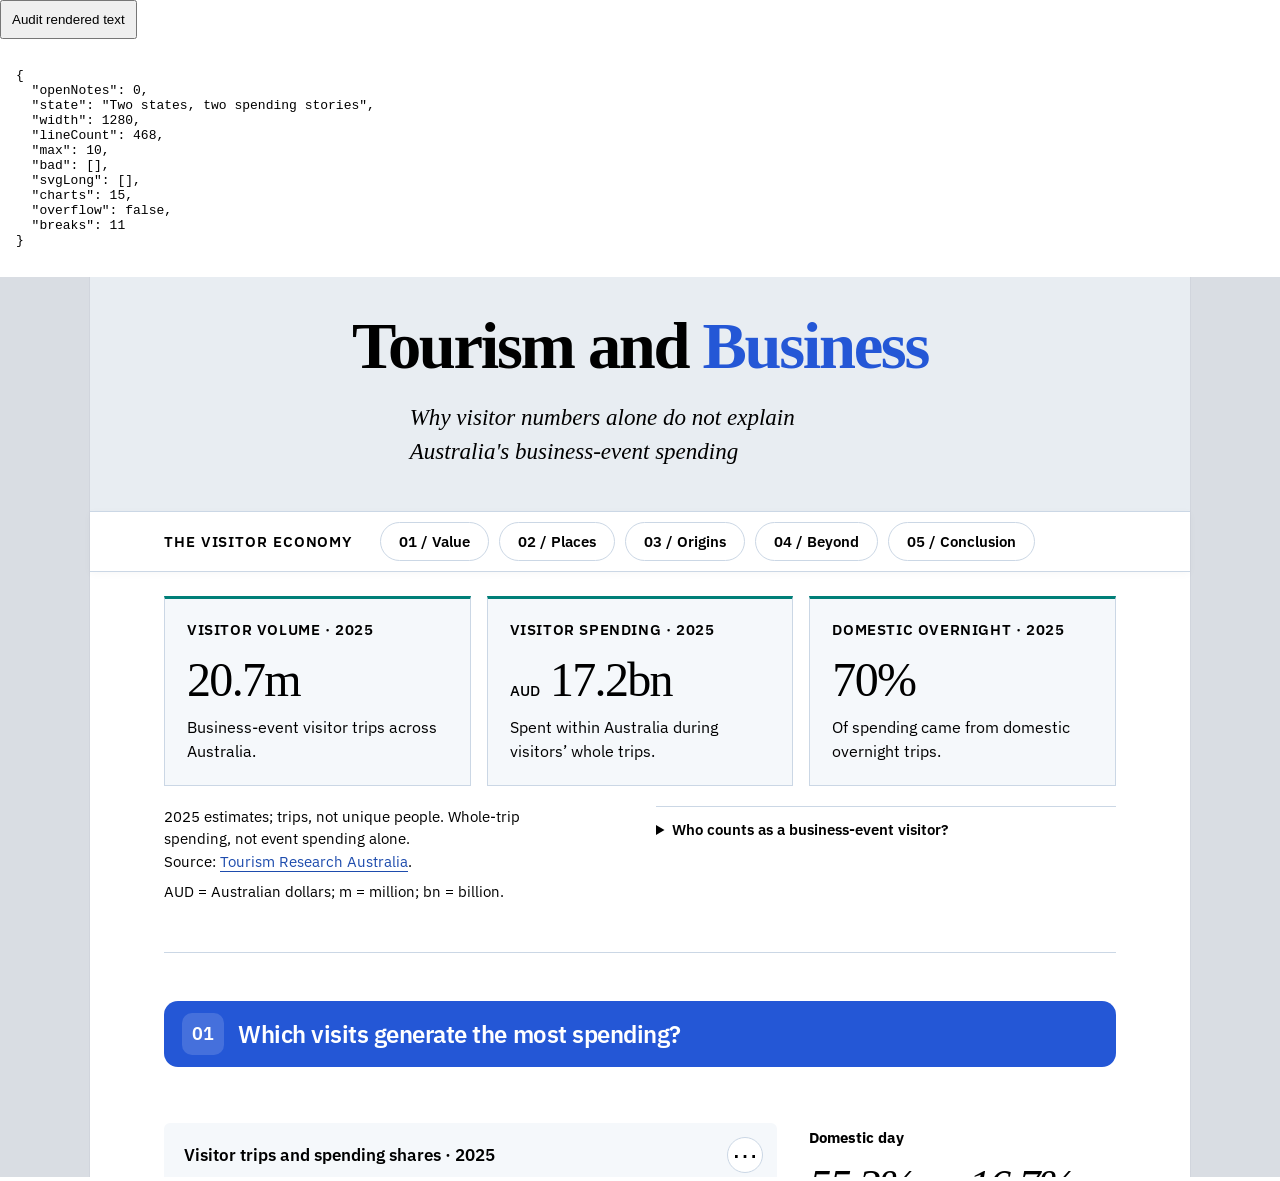
<file: tests/layout-check.html>
<!doctype html><meta charset="utf-8"><meta name="viewport" content="width=device-width,initial-scale=1"><title>Local layout check</title>
<style>body{margin:0}iframe{width:100%;height:900px;border:0}pre{white-space:pre-wrap;padding:16px}button{padding:10px}</style>
<button id="audit">Audit rendered text</button><pre id="result">Loading</pre>
<iframe title="Website preview" src="../index.html"></iframe>
<script>
const frame=document.querySelector('iframe');
function audit(){
 const d=frame.contentDocument,selector='p,li,h1,h2,h3,h4,figcaption,summary',bad=[];
 let max=0,lineCount=0;
 for(const el of d.querySelectorAll(selector)){
  const lines=[];
  function visit(node){
   if(node.nodeType===1){
    if(node!==el&&(node.matches(selector)||node.matches('svg,script,style,select,[aria-hidden="true"]')))return;
    node.childNodes.forEach(visit);return;
   }
   if(node.nodeType!==3)return;
   for(const m of node.textContent.matchAll(/\S+/gu)){
    const range=d.createRange();range.setStart(node,m.index);range.setEnd(node,m.index+m[0].length);
    const box=range.getClientRects()[0];if(!box?.width||!box.height)continue;
    let line=lines.find(l=>Math.abs(l.bottom-box.bottom)<3);
    if(!line){line={bottom:box.bottom,words:[]};lines.push(line)}line.words.push(m[0]);
   }
  }
  visit(el);
  for(const line of lines){lineCount++;max=Math.max(max,line.words.length);if(line.words.length>10)bad.push({element:el.id||el.className||el.tagName,words:line.words.length,text:line.words.join(' ')})}
 }
 const svgLong=[...d.querySelectorAll('svg text')].flatMap(el=>{
  const spans=el.querySelectorAll('tspan');
  return [...(spans.length?spans:[el])].filter(n=>n.textContent.trim().split(/\s+/).length>10).map(n=>n.textContent);
 });
 const result={openNotes:d.querySelectorAll("details[open]").length,market:d.querySelector("select[name=focus]")?.value,year:d.querySelector("select[name=year]")?.value,state:d.querySelector("#state-mix-title")?.textContent,width:frame.clientWidth,lineCount,max,bad,svgLong,charts:d.querySelectorAll('.chart svg,#state-mix-chart svg').length,overflow:d.documentElement.scrollWidth>frame.clientWidth,breaks:d.querySelectorAll('br[data-word-limit]').length};
 document.querySelector('#result').textContent=JSON.stringify(result,null,2);
}
document.querySelector('#audit').addEventListener('click',audit);
frame.addEventListener('load',()=>{let attempts=0;const timer=setInterval(()=>{if(frame.contentDocument.documentElement.dataset.chartsReady==='true'||++attempts===150){clearInterval(timer);requestAnimationFrame(()=>requestAnimationFrame(audit))}},100)});
</script>
</file>
<file: style.css>
/* INTERVIEW: PAGE STYLING: this file controls layout and typography, not the numerical chart encodings. Later rules can override earlier rules (the cascade). */
@font-face{font-family:'IBM Plex Sans';src:url('vendor/IBMPlexSans-Regular.ttf') format('truetype');font-weight:100 700;font-display:swap}@font-face{font-family:'Barlow Condensed';src:url('vendor/BarlowCondensed-SemiBold.ttf') format('truetype');font-weight:600;font-display:swap}
/* INTERVIEW: CSS variables store reusable interface colours. JavaScript legends and chart specifications also have their own category-colour definitions. */
:root{--ink:#000000;--blue:#2457d6;--teal:#007f78;--ochre:#b47716;--pale:#edf4fa;--muted:#000000;--line:#cbd7e5}
*{box-sizing:border-box}html{scroll-behavior:smooth;scroll-padding-top:25px}body{margin:0;background:#fff;color:var(--ink);font-family:'IBM Plex Sans',sans-serif;font-size:16px;line-height:1.65}a{color:#1e4cad;text-underline-offset:4px}a:hover{color:var(--teal)}a:focus-visible,button:focus-visible,select:focus-visible,summary:focus-visible{outline:3px solid var(--ochre);outline-offset:4px}/* INTERVIEW: Constrain the reading area and centre it. The max-width caps line/chart widths on large displays. */
.wrap{max-width:1240px;width:calc(100% - 96px);margin:auto}.masthead{max-width:1440px;padding:24px 48px;margin:auto;display:flex;align-items:center;justify-content:space-between;border-bottom:1px solid var(--line);gap:30px}.wordmark{font-size:12px;letter-spacing:.15em;font-weight:600;text-decoration:none;color:var(--ink)}.wordmark span{display:block;letter-spacing:.08em;font-size:10px;font-weight:400;margin-top:2px}nav{display:flex;gap:26px}nav a{font-size:12px;text-decoration:none;letter-spacing:.04em;color:var(--ink)}h1,h2,h3,p{margin-top:0}h1,h2,h3{line-height:1.1}h1,h2{font-family:'Barlow Condensed',sans-serif;font-weight:600}h1{font-size:clamp(74px,8.3vw,124px);letter-spacing:-.035em;line-height:.92;margin-bottom:28px}h1 em{color:var(--blue);font-style:normal}h2{font-size:44px;letter-spacing:-.01em;margin-bottom:18px}h3{font-size:20px;font-weight:600;line-height:1.3;margin-bottom:12px}.eyebrow{font-size:11px;letter-spacing:.17em;text-transform:uppercase;font-weight:600;margin-bottom:17px}/* INTERVIEW: CSS Grid arranges the introductory text and delegate-pass waffle figure in two columns on larger screens. */
.opening{display:grid;grid-template-columns:1fr 1fr;gap:64px;padding:64px 0 60px;align-items:center}.hero-copy>p:not(.eyebrow){max-width:510px}.standfirst{font-size:21px;line-height:1.45;margin-bottom:18px}.read-on{display:inline-flex;gap:48px;text-decoration:none;border-bottom:1px solid var(--blue);font-size:13px;padding:8px 0}.read-on span{font-size:24px;line-height:1}.delegate-pass{border:1px solid var(--line);border-top:8px solid var(--blue);padding:24px 26px 22px;box-shadow:8px 8px 0 var(--pale);background:linear-gradient(white 93%,#edf4fa 93%);align-self:center}.pass-top{display:flex;justify-content:space-between;letter-spacing:.13em;font-size:10px;padding-bottom:18px;margin-bottom:22px;border-bottom:1px dashed var(--line)}.delegate-pass h2{font-size:34px}.delegate-pass>p{font-size:14px;line-height:1.55}.delegate-pass .chart{min-height:205px}.delegate-pass figcaption{font-size:11px}.definition{display:grid;grid-template-columns:180px 1fr;border-top:1px solid var(--line);border-bottom:1px solid var(--line);padding:24px 0;gap:32px;font-size:14px}.definition p{margin:0}.chapter{padding:76px 0}.chapter-heading{display:grid;grid-template-columns:70px 1.2fr 1fr;gap:24px;align-items:start;margin-bottom:42px}.chapter-heading h2{max-width:600px}.chapter-heading>p{font-size:15px;margin:33px 0 0}.chapter-no{font-family:'Barlow Condensed';font-size:58px;line-height:1;color:var(--blue);border-top:3px solid var(--blue);padding-top:11px}/* INTERVIEW: Equal flexible columns organise related figures. minmax(0,1fr) lets content shrink inside the grid instead of forcing overflow. */
.two-col{display:grid;grid-template-columns:minmax(0,1fr) minmax(0,1fr);gap:48px}figure{margin:0;min-width:0}.chart-intro{font-size:14px;line-height:1.55;margin-bottom:22px;max-width:820px;min-height:66px}.chart{width:100%;min-height:220px;position:relative}.chart svg{max-width:100%;height:auto}.vega-embed{width:100%;padding:0!important}.vega-bindings{font-size:12px;display:flex;gap:16px;flex-wrap:wrap;padding:14px 0 8px}.vega-bind{display:flex;gap:8px;align-items:center}.vega-bind select{font:inherit;color:var(--ink);padding:6px 8px;background:white;border:1px solid var(--line);border-radius:0}.legend{display:flex;gap:8px 16px;flex-wrap:wrap;font-size:11px;margin:10px 0 12px}.legend span{display:flex;align-items:center;gap:6px}.legend i{display:inline-block;width:9px;height:9px;border-radius:2px}.day{background:var(--ochre)}.overnight{background:var(--teal)}.international{background:var(--blue)}.other{background:#576d84}.mini-legend{font-size:12px;margin-bottom:8px}.day-text{color:#8a5910}.overnight-text{color:var(--teal)}.international-text{color:var(--blue)}figcaption{font-size:12px;color:var(--muted);line-height:1.6;margin:16px 0 10px}.chart-tools{display:flex;gap:18px;font-size:11px;align-items:center;margin-top:12px;flex-wrap:wrap}.chart-tools button{border:none;padding:0;border-bottom:1px solid currentColor;font:inherit;color:#1e4cad;background:none;cursor:pointer}.chart-tools a{font-size:11px}.method-note{margin-top:44px;background:var(--pale);border-left:3px solid var(--blue);padding:20px 26px;display:grid;grid-template-columns:180px 1fr;gap:6px 24px;font-size:13px}.method-note p{margin:0}.method-note a{grid-column:2;font-size:12px}.band{background:var(--pale)}.band figure{background:white;padding:24px}.band .wide{margin-top:36px}.state-key{font-size:11px;color:var(--muted);margin-top:20px}.wide{margin-top:42px}.figure-heading{display:flex;align-items:start;justify-content:space-between;gap:24px}.figure-tag{font-size:10px;white-space:nowrap;letter-spacing:.08em;border:1px solid var(--line);padding:6px 10px}.wide .chart-intro{min-height:0}.markets-row{margin-top:52px}.closing{border-top:1px solid var(--line);margin-top:55px;padding-top:40px;display:grid;grid-template-columns:1fr 1fr;gap:0 48px}.closing .eyebrow{grid-column:1}.closing h2{grid-column:1;font-size:56px}.closing>p:last-child{grid-column:2;grid-row:1/3;font-size:16px;margin:0}.methods{padding:68px 0 48px;font-size:13px}.methods h2{font-size:34px}.methods h3{font-size:16px;margin-top:16px}.methods li{margin-bottom:12px}.methods ol,.methods ul{padding-left:20px}.methods-links{display:flex;flex-wrap:wrap;gap:12px 24px;border-top:1px solid var(--line);padding-top:20px;margin-top:26px;font-size:12px}footer{border-top:1px solid var(--line);padding:28px 0 40px;display:grid;grid-template-columns:1fr 1fr auto;gap:32px;font-size:11px;line-height:1.6}footer p{margin:0}footer a{white-space:nowrap}.skip{position:absolute;top:-80px;left:20px;background:white;padding:12px;z-index:10}.skip:focus{top:10px}dialog{width:min(1100px,94vw);max-height:85vh;border:1px solid var(--line);padding:24px;color:var(--ink)}dialog::backdrop{background:#162b4da0}.dialog-head{display:flex;justify-content:space-between;gap:20px}.dialog-head h2{font-size:28px}.dialog-head button{align-self:start;font:inherit;background:var(--ink);color:white;border:0;padding:8px 16px;cursor:pointer}dialog p{font-size:13px}#table-wrap{overflow:auto;max-height:60vh}table{border-collapse:collapse;font-size:12px;min-width:100%}th,td{padding:9px 12px;text-align:left;border-bottom:1px solid var(--line);white-space:nowrap}th{background:var(--pale);position:sticky;top:0}.chart-error{padding:24px;background:#fff0df;color:#713b09}.chart-status{font-size:12px;color:var(--muted)}
/* INTERVIEW: Media queries adjust spacing and layout at narrower viewport widths; they do not filter or recalculate data. */
@media(max-width:1100px){.wrap{width:calc(100% - 64px)}.masthead{padding:20px 32px}.opening{gap:32px}.delegate-pass{padding:20px 18px}.two-col{gap:28px}.band figure{padding:18px}.chapter-heading{grid-template-columns:60px 1.2fr 1fr;gap:18px}h2{font-size:38px}.chart-intro{min-height:88px}.figure-tag{display:none}}
/* INTERVIEW: Small-screen rules stack columns and resize text so the story remains readable on narrow displays. */
@media(max-width:760px){.wrap{width:calc(100% - 36px)}.masthead{padding:16px 18px;align-items:start;gap:16px}.wordmark{font-size:9px}nav{display:grid;grid-template-columns:1fr 1fr;gap:5px 14px}nav a{font-size:10px}.opening{grid-template-columns:1fr;padding:36px 0 42px;gap:30px}h1{font-size:88px}.standfirst{font-size:20px}.delegate-pass{max-width:500px;justify-self:center;width:100%}.definition{grid-template-columns:1fr;gap:7px}.chapter{padding:46px 0}.chapter-heading{grid-template-columns:44px 1fr;gap:18px;margin-bottom:30px}.chapter-heading>p{grid-column:2;margin:0}.chapter-no{font-size:43px}.chapter-heading h2{font-size:36px}.two-col{grid-template-columns:1fr;gap:38px}.chart-intro{min-height:0}.chart{min-height:200px}.band figure{padding:16px}.method-note{grid-template-columns:1fr;padding:18px;gap:8px}.method-note a{grid-column:1}.closing{grid-template-columns:1fr;gap:12px}.closing>p:last-child{grid-column:1;grid-row:auto}.closing h2{font-size:46px}.methods{padding-top:44px}.methods .two-col{gap:10px}footer{grid-template-columns:1fr;gap:18px}.wide{margin-top:36px}.markets-row{margin-top:38px}#chart07{min-height:260px}.legend{font-size:10px}}
@media(prefers-reduced-motion:reduce){html{scroll-behavior:auto}}@media print{nav,.chart-tools,.read-on,.skip{display:none}.wrap{width:95%}body{font-size:12px}.chapter{break-before:page}.two-col{gap:20px}footer{break-inside:avoid}a{color:inherit}}

/* Review refinements: a keyboard-accessible origin key and readable chart notes. */
.origin-key{display:flex;flex-wrap:wrap;gap:8px;margin:8px 0 20px}.origin-key button{font:inherit;font-size:12px;line-height:1.4;min-height:36px;border:1px solid var(--line);background:white;color:var(--ink);padding:7px 12px;cursor:pointer}.origin-key button[aria-pressed="true"]{background:var(--ink);border-color:var(--ink);color:white}.origin-key button[data-origin="Malaysia"]{border-left:4px solid var(--teal)}.control-hint{font-size:13px;color:var(--muted);margin:14px 0 6px}#market-summary{min-height:88px}.band #chart12{min-height:350px}figcaption{font-size:13px}.chart-tools,.chart-tools a{font-size:12px}.state-key{font-size:12px}.legend{font-size:12px}.delegate-pass figcaption{font-size:12px}@media(max-width:760px){.band #chart12{min-height:240px}#market-summary{min-height:0}.origin-key button{font-size:12px}}
@media(max-width:760px){.opening{grid-template-columns:minmax(0,1fr)}.hero-copy{min-width:0}h1{font-size:clamp(64px,22.5vw,88px)}}
/* Independent marking review: readable measure below full-width charts. */ .wide figcaption{max-width:72ch}.wide .chart-intro{max-width:76ch}

/* Each caption belongs to its own chart; shared caption rows created empty bands. */
.two-col:has(>figure){align-items:start}

/* Simultaneous year detail reduces memory demands; linked outlines retain colour meaning. */
/* INTERVIEW: Style the persistent two-year table below the scatterplot; values are generated by updateComparison in app.js. */
.market-comparison{margin:12px 0 4px;padding:16px;background:var(--pale);border-top:2px solid var(--ink)}
.comparison-heading{display:flex;align-items:start;justify-content:space-between;gap:14px}
.comparison-heading h4{margin:0;font-size:14px;line-height:1.4}
.comparison-heading button{font:inherit;font-size:12px;white-space:nowrap;color:var(--ink);background:white;border:1px solid var(--line);padding:5px 8px;cursor:pointer}
.market-comparison p{font-size:12px;line-height:1.5;margin:8px 0}
.market-comparison table{width:100%;table-layout:fixed;font-variant-numeric:tabular-nums}
.market-comparison th,.market-comparison td{padding:6px 3px;white-space:normal;text-align:right;position:static}
.market-comparison th:first-child{width:38%;text-align:left;font-weight:400}
.market-comparison .comparison-note{margin-bottom:0;color:var(--muted)}
.waffle-key{font-size:12px;margin:12px 0}.waffle-key p{color:var(--muted);font-size:11px;margin:0 0 6px}
.waffle-key>div{display:flex;justify-content:space-between;gap:8px;margin:3px 0}.waffle-key span{display:flex;align-items:center;gap:6px}.waffle-key i{width:9px;height:9px;flex-shrink:0}.waffle-key strong{font-weight:400;white-space:nowrap;font-variant-numeric:tabular-nums}
@media(max-width:400px){.market-comparison{padding:12px}.comparison-heading{flex-wrap:wrap}.waffle-key{font-size:11px}}

/* Reader feedback: sans-serif prose and a short, left-aligned reading measure. */
/* INTERVIEW: Limit prose line length in character units (ch). More compact paragraphs are easier to follow beside charts. */
body p,body figcaption,.methods li{font-family:'IBM Plex Sans',Arial,sans-serif;max-width:min(100%,52ch);text-align:left}
.hero-copy>p:not(.eyebrow),.wide .chart-intro,.wide figcaption{max-width:min(100%,52ch)}
.methods-links{max-width:none}.origin-key button[data-origin="Malaysia"]{border-left:1px solid var(--line)}
.other{background:#59626D}.market-comparison th:first-child{width:46%}

/* Course typography, PDF pp. 6–7 and 11–12: readable screen type and ordered hierarchy.
   15 CSS pixels = 11.25 points; ratios below are this site's design choices. */
:root{--type-small:.9375rem;--type-body:1rem;--type-lead:1.25rem;--type-chart:1.5rem;--type-section:2.25rem}
html{font-size:100%}body{font-size:var(--type-body);line-height:1.6}
h1{font-size:clamp(4rem,6.2vw,5rem);line-height:1.05}
h2,.chapter-heading h2,.closing h2,.methods h2{font-size:var(--type-section);line-height:1.2}
h3,.delegate-pass h2{font-size:var(--type-chart);line-height:1.3}
.standfirst{font-size:var(--type-lead);line-height:1.5}
.chapter-no{font-size:3rem;line-height:1.2}
.chart-intro,.chapter-heading>p,.delegate-pass>p,.definition,.method-note,.methods,.closing>p:last-child,dialog p{font-size:var(--type-body);line-height:1.6}
.methods h3{font-size:var(--type-chart);line-height:1.3}
.comparison-heading h4{font-size:1.125rem;line-height:1.4}
.eyebrow,.wordmark,.wordmark span,nav a,.read-on,.pass-top,.legend,.mini-legend,
figcaption,.delegate-pass figcaption,.chart-tools,.chart-tools a,.method-note a,
.figure-tag,.state-key,.methods-links,footer,.control-hint,.origin-key button,
.vega-bindings,.comparison-heading button,.market-comparison p,.waffle-key,.waffle-key p,
table,.chart-status,.chart-error{font-size:var(--type-small);line-height:1.5}
.wordmark{letter-spacing:.06em}.eyebrow,.pass-top{letter-spacing:.08em}
.market-comparison{overflow-x:auto}.comparison-heading{flex-wrap:wrap}
.waffle-key>div{flex-wrap:wrap}.waffle-key>div>strong{margin-left:15px}
.vega-bind{flex-wrap:wrap}.vega-bind select{max-width:100%}
#vg-tooltip-element{font-family:'IBM Plex Sans',Arial,sans-serif;font-size:var(--type-small);line-height:1.5;max-width:min(32rem,92vw)}
#vg-tooltip-element table{font-size:inherit}#vg-tooltip-element td{white-space:normal}
@media(max-width:980px){
 .two-col:has(>figure){grid-template-columns:minmax(0,1fr);gap:38px}
 .two-col>figure{display:block}
 .opening{grid-template-columns:minmax(0,1fr);gap:32px}.delegate-pass{width:100%;max-width:600px;justify-self:start}
}
@media(max-width:760px){
 .masthead{flex-direction:column;align-items:stretch}nav{display:flex;flex-wrap:wrap;gap:10px 22px}
 h1{font-size:clamp(4rem,20vw,5rem)}
 .chapter-heading{grid-template-columns:44px minmax(0,1fr)}
 .figure-heading{display:block}.dialog-head{flex-wrap:wrap}
 .market-comparison{padding:12px}.market-comparison th:first-child{width:40%}
}

/* Layout notes, PDF pp. 2, 4–6: hierarchy, sight-lines and proximity.
   Five equal grid units support primary (three) and contextual (two) spans.
   Pixel spacing and the 3:2 allocation are design choices, not course thresholds. */
:root{--space-detail:12px;--space-group:24px;--space-view:48px;--space-section:80px}
.chapter{padding:var(--space-section) 0}
.chapter-heading{margin-bottom:32px}
.chapter-heading h2{margin-bottom:0}
.two-col:has(>figure){gap:var(--space-view)}
.chart-intro,#market-summary{min-height:0;margin-bottom:var(--space-group)}
.chart,.delegate-pass .chart,.band #chart12{min-height:0}
.chart svg{display:block}
.chart .vega-embed{display:block}
.semantic-legend{display:flex;flex-wrap:wrap;gap:10px 18px;margin:0 0 20px;font-size:var(--type-small);line-height:1.5}
.semantic-legend .legend-item{display:inline-flex;align-items:center;gap:8px;min-width:0}
.legend-swatch{display:inline-block;width:13px;height:13px;flex:0 0 13px;border:1px solid #162b4d33}
.legend-swatch.line-swatch{width:44px;height:12px;flex-basis:44px;border:0}
.semantic-legend button{font:inherit;text-align:left;color:var(--ink);background:white;border:1px solid var(--line);padding:7px 10px;cursor:pointer;min-height:38px}
/* INTERVIEW: Show which state legend button is active. JavaScript updates aria-pressed when selections change. */
.semantic-legend button[aria-pressed="true"]{outline:2px solid var(--ink);outline-offset:1px;font-weight:600}
.semantic-legend[data-legend="states"]{gap:10px}
.state-detail{margin-top:16px;border-left:2px solid var(--line);padding-left:16px;font-size:var(--type-small)}
.state-detail p{margin:0}.state-detail ul{padding-left:20px;margin:8px 0 0}.state-detail li{margin:6px 0}
figcaption{margin:16px 0 0}
.chart-tools{margin-top:var(--space-detail)}
.wide,.band .wide,.markets-row{margin-top:var(--space-view)}
.chapter-heading+.wide{margin-top:0}
.method-note{margin-top:var(--space-view)}
.band figure{padding:var(--space-group)}
.closing{margin-top:var(--space-view);padding-top:32px}
@media(min-width:1101px){
 .two-col.chart-hierarchy{grid-template-columns:repeat(2,minmax(0,1fr));column-gap:32px}
 .chart-hierarchy>.primary-view{grid-column:span 1}
 .chart-hierarchy>.supporting-view{grid-column:span 1}
}
@media(max-width:1100px){
 .two-col.chart-hierarchy{grid-template-columns:minmax(0,1fr)}
}
@media(max-width:760px){
 :root{--space-view:40px;--space-section:48px}
 .band figure{padding:16px}
 .chapter-heading{margin-bottom:28px}
 .chart-intro{margin-bottom:20px}
}

/* Presentation revision: consistent sight lines, legible prose and compact support. */
body p,body figcaption,.methods li{max-width:min(100%,62ch);min-width:0}
.two-col>figure>p,.two-col>figure>figcaption{width:100%;max-width:100%}
.hero-copy>p:not(.eyebrow){max-width:52ch}
.wide .chart-intro,.wide figcaption{max-width:76ch}
.chart-intro{margin-bottom:18px}
#chart05 + .semantic-legend{margin-top:16px}
.semantic-legend[data-legend="states"] button{padding:5px 8px;min-height:34px}
.wide figcaption{columns:2;column-gap:32px;max-width:none}
.state-detail ul{display:grid;grid-template-columns:repeat(2,minmax(0,1fr));gap:0 24px}
/* INTERVIEW: Tabular numerals give digits consistent widths, making numerical labels easier to scan. */
.chart svg text{font-variant-numeric:tabular-nums}
.two-col>figure{display:flex;flex-direction:column}
@media(max-width:760px){.wide figcaption{columns:1;max-width:62ch}.state-detail ul{grid-template-columns:1fr}}

/* Related figures share one panel silhouette. Keep each plot, caption and
   its supporting links together rather than stretching their internal gaps. */
@media(min-width:981px){
 .two-col:has(>figure){align-items:stretch}
 .band .two-col:has(>figure){background:#fff}
}
@media(max-width:1100px){
 .band .two-col.chart-hierarchy{background:transparent}
}

/* Keep chapter navigation visible; its measured height reserves room for anchor targets. */
html{scroll-padding-top:calc(var(--chapter-nav-height,60px) + 16px)}
.masthead{
 position:static;
 max-width:none;
 background:#e4edf7;
 box-shadow:0 2px 10px #162b4d0d;
}
.skip{z-index:30}
@media(min-width:1101px){
 .masthead{padding-inline:max(48px,calc((100% - 1344px)/2))}
}
@media print{
 .masthead{position:static;background:white;box-shadow:none}
}

/* INTERVIEW: A white page sits on a darker canvas. Keeping overflow visible
   preserves sticky navigation and lets the existing chart widths adapt normally. */
html{background:#d9dde3}
/* Desktop page width: 1100px; content measure: 952px. */
body{width:100%;max-width:1100px;margin-inline:auto;background:#fff;box-shadow:0 0 0 1px #162b4d0a}
.wrap{max-width:952px}
.masthead{padding-inline:max(32px,calc((100% - 952px)/2))}
.opening{row-gap:40px;padding-top:40px}
.hero-title{grid-column:1/-1;text-align:center;border-bottom:1px solid var(--line);padding-bottom:36px;min-width:0}
.hero-title h1{font-family:Georgia,'Times New Roman',serif;font-size:clamp(2.75rem,5.2vw,4.75rem);font-weight:700;line-height:1.12;letter-spacing:-.035em;margin:0 0 24px;text-wrap:balance}
.hero-title .title-prelude{display:block;font-size:clamp(1.75rem,2.5vw,2.5rem);font-weight:400;font-style:italic;line-height:1.3;letter-spacing:0;color:var(--muted);margin-bottom:12px}
.hero-title .hero-subtitle{font-family:Georgia,'Times New Roman',serif;font-size:clamp(1.125rem,1.8vw,1.5rem);font-style:italic;line-height:1.5;color:var(--muted);text-align:center;max-width:70ch;margin:0 auto;text-wrap:balance}
.opening>.hero-copy{align-self:start}
/* S8 pp. 4–6: group the definition with its introduction, instead of leaving a large empty opening column. */
.hero-definition{margin-top:28px;padding-top:20px;border-top:1px solid var(--line)}
.hero-definition h3{font-size:1.125rem;margin-bottom:10px}
.hero-definition p{font-size:var(--type-small);line-height:1.6;margin-bottom:0}
@media(max-width:1100px){
 .masthead{padding-inline:max(32px,calc((100% - 952px)/2))}
}
@media(max-width:760px){
 body{width:100%}
 .masthead{padding-inline:18px}
 .opening{padding-top:30px;row-gap:28px}
 .hero-title{padding-bottom:28px}
 .hero-title h1{font-size:clamp(2.5rem,9vw,3.75rem);margin-bottom:18px}
}
@media print{
 html{background:white}
 body{width:100%;max-width:none;box-shadow:none}
}

/* S9 pp.3–4 and S8 pp.5–6: keep the reading path short and group optional detail. */
.wide figcaption{columns:1;max-width:76ch}
.caption-detail{margin-top:10px;break-inside:avoid;font-size:var(--type-small);line-height:1.6}
.caption-detail summary{cursor:pointer;color:var(--ink);font-weight:600;padding:6px 0;text-decoration:underline;text-underline-offset:3px}
.caption-detail p{margin:8px 0 0}
.caption-detail[open]{padding-bottom:8px}
.market-insight{margin-top:16px;padding-top:16px;border-top:0}
.market-insight h3{font-size:1.25rem;line-height:1.45;margin:0 0 12px}
.market-insight{margin-top:32px;padding:24px;background:transparent}
.market-insight p{font-size:var(--type-small);line-height:1.6;max-width:76ch}
.market-insight #market-insight{font-size:1rem}
#market-scale-note{margin:8px 0 20px;min-height:0}

/* S2 pp.5–7: two 100% bars compare composition, with absolute volume in the map above. */
.state-mix-panel{display:grid;grid-template-columns:minmax(0,1fr) minmax(0,1fr);gap:32px;padding:24px;margin-top:32px;background:white;border-top:3px solid var(--blue)}
.state-mix-panel>div{min-width:0}.state-mix-panel h3{font-size:1.25rem;line-height:1.4}
.state-mix-panel p{font-size:var(--type-small);line-height:1.6}
#state-mix-chart{min-height:150px}
@media(max-width:980px){.state-mix-panel{grid-template-columns:minmax(0,1fr);gap:12px;padding:20px}}

/* Chart and explanation layout.
   S8 pp.4–6: consistent sight-lines and grouped columns; S3 pp.6–7: readable measure.
   The chart occupies two grid units and its takeaway one; the linked market pair stays together. */
.opening{grid-template-columns:minmax(0,2fr) minmax(0,1fr);gap:32px;align-items:start;padding-bottom:40px}
.hero-definition{margin:0;padding:20px;background:var(--pale);border:0}
.hero-copy .read-on{margin-top:4px}
.chapter{padding:40px 0 48px;border-top:1px solid var(--line)}
.band{background:white}
.chapter-bar{display:flex;align-items:center;gap:14px;background:var(--blue);color:white;border-radius:14px;padding:12px 18px;margin-bottom:20px}
.chapter-bar .chapter-no{display:flex;align-items:center;justify-content:center;flex:0 0 42px;min-height:42px;padding:6px;border:0;border-radius:10px;background:#ffffff26;color:white;font-family:'IBM Plex Sans',sans-serif;font-size:1.125rem;line-height:1.3;font-weight:600}
.chapter-bar h2{max-width:none;margin:0;color:white;font-family:'IBM Plex Sans',sans-serif;font-size:1.5rem;line-height:1.35;letter-spacing:-.02em;text-wrap:balance}
.chapter-summary{max-width:76ch;margin:0 0 32px;color:var(--muted);font-size:1rem;line-height:1.65}
.story-series{display:block}
.story-row,.band .story-row{display:grid;grid-template-columns:minmax(0,2fr) minmax(0,1fr);gap:32px;align-items:start;margin:0;padding:32px 0;background:transparent;border-bottom:1px solid var(--line)}
.story-plot,.story-note{min-width:0}
.story-row .plot-title{font-family:'IBM Plex Sans',sans-serif;font-size:1.0625rem;font-weight:600;line-height:1.45;margin:0 0 20px;color:var(--ink)}
.story-row>.story-note{margin:0;max-width:none;color:var(--ink);columns:auto}
.story-note h3{font-family:'IBM Plex Sans',sans-serif;font-size:1.5rem;line-height:1.3;margin:0 0 16px;letter-spacing:-.025em}
.story-note .chart-intro{font-size:1rem;line-height:1.65;margin:0 0 20px;max-width:none}
.story-note .figure-method{font-size:var(--type-small);line-height:1.6;color:var(--muted);padding-top:16px;border-top:1px solid var(--line)}
.story-note .figure-method p{margin:0 0 10px}
.story-row .chart-tools{margin-top:18px;gap:10px 18px}
.story-row .semantic-legend{margin-bottom:18px}
.story-row--map,.band .story-row--map{grid-template-columns:minmax(0,1fr) minmax(0,2fr)}
.story-row--map>.story-plot{grid-column:2;grid-row:1}
.story-row--map>.story-note{grid-column:1;grid-row:1}
.state-mix-panel{grid-template-columns:minmax(0,1fr) minmax(0,2fr);padding:24px 0;margin-top:0;border-top:0;border-bottom:1px solid var(--line)}
.state-mix-panel h3{font-size:1.375rem;line-height:1.35}
.markets-row{margin-top:32px;padding-bottom:24px}
.market-insight{margin-bottom:24px}
.story-row .waffle-key{max-width:100%}
.method-note{margin-top:32px}
@media(min-width:801px){
 .two-col.markets-row{grid-template-columns:repeat(2,minmax(0,1fr));gap:32px}
}
@media(max-width:800px){
 .opening,.story-row,.band .story-row,.state-mix-panel{grid-template-columns:minmax(0,1fr);gap:24px}
 .hero-definition{padding:20px}
 .story-row>.story-note{grid-column:1;grid-row:1}
 .story-row>.story-plot{grid-column:1;grid-row:2}
 .story-note .figure-method{font-size:var(--type-small)}
 .chapter-bar{padding:12px;gap:12px;border-radius:12px}
 .chapter-bar h2{font-size:1.25rem;text-wrap:initial}
 .chapter-bar .chapter-no{flex-basis:38px;min-height:38px;font-size:1rem}
 .chapter{padding-top:28px;padding-bottom:32px}
 .chapter-summary{margin-bottom:12px}
 .story-note h3{font-size:1.375rem}
 .story-row,.band .story-row{padding:28px 0}
}

/* S3 pp.6–7 and S8 pp.5–6: short, left-aligned text and
   whitespace that groups related content. The exact ceiling is user-requested. */
:root{--prose-measure:40ch;--plot-ground:#f5f8fb}
body p,.methods li,body figcaption:not(.story-note),
.hero-copy>p:not(.eyebrow),.hero-title .hero-subtitle,
.chapter-summary,.story-note .chart-intro,.wide .chart-intro,
.wide figcaption,.closing>p:last-child,dialog p{
 max-width:min(100%,var(--prose-measure));text-align:left;
}
.story-note .figure-method p,.caption-detail p{max-width:100%}
.chapter{padding:48px 0 64px}
.chapter-bar{margin-bottom:24px}
.chapter-summary{margin-bottom:24px}
.story-row,.band .story-row{gap:32px;padding:32px 0}
.story-plot{padding:20px;background:var(--plot-ground);border-radius:6px}
.story-row .plot-title{margin-bottom:16px}
.story-row .chart-tools{margin-top:16px}
.story-note{padding-top:4px}
.story-note .chart-intro{margin-bottom:16px}
.story-note .figure-method{padding-top:16px}
.method-note{grid-template-columns:minmax(0,1fr) minmax(0,2fr);gap:12px 32px;padding:24px}
.method-note p{max-width:var(--prose-measure)}
.market-insight{display:grid;grid-template-columns:repeat(2,minmax(0,1fr));gap:16px 32px;padding:24px}
.market-insight h3{grid-column:1/-1;margin:0;max-width:28ch}
.market-insight p{margin:0}
.market-insight .caption-detail{grid-column:2;margin:0}
.market-insight #market-insight{grid-column:1;grid-row:2/4}
.methods-links{max-width:none}
@media(max-width:800px){
 .chapter{padding:32px 0 40px}
 .story-row,.band .story-row{gap:20px;padding:28px 0}
 .story-plot{padding:14px}
 .method-note,.market-insight{grid-template-columns:minmax(0,1fr);gap:16px;padding:18px}
 .method-note a,.market-insight h3,.market-insight #market-insight,.market-insight .caption-detail{grid-column:1;grid-row:auto}
}

/* Headline statistics: S3 p.10 and S8 p.2 support emphasis by size.
   Equal cards and shared edges follow S8 pp.4–6; dimensions are design choices. */
.opening{display:block}
.opening .hero-title{margin-bottom:28px}
.hero-stats{display:grid;grid-template-columns:repeat(3,minmax(0,1fr));gap:16px}
.stat-card{min-width:0;padding:20px 22px 22px;border:1px solid var(--line);border-top:3px solid var(--teal);background:var(--plot-ground)}
.stat-card h2{font-family:'IBM Plex Sans',Arial,sans-serif;font-size:var(--type-small);font-weight:600;line-height:1.4;letter-spacing:.04em;text-transform:uppercase;margin:0 0 12px;color:var(--muted)}
.stat-card .stat-value{font-family:Georgia,'Times New Roman',serif;font-size:clamp(2.25rem,4vw,3rem);line-height:1.15;font-weight:400;letter-spacing:-.035em;color:var(--ink);margin:0 0 8px;white-space:nowrap}
.stat-currency{font-family:'IBM Plex Sans',Arial,sans-serif;font-size:.9375rem;font-weight:500;letter-spacing:0}
.stat-card .stat-description{font-size:1rem;line-height:1.5;margin:0}
.hero-context{display:grid;grid-template-columns:repeat(2,minmax(0,1fr));gap:24px 32px;margin-top:20px;align-items:start}
.stats-meta p{font-size:var(--type-small);line-height:1.5;color:var(--muted);margin:0 0 8px}
.hero-scope{border-top:1px solid var(--line);padding-top:12px}
.hero-scope summary{font-size:var(--type-small);font-weight:600;line-height:1.5;cursor:pointer}
.hero-scope p{font-size:var(--type-small);line-height:1.6;margin:12px 0 0}
.opening>.read-on{margin-top:16px}
@media(max-width:800px){
 .hero-stats{grid-template-columns:minmax(0,1fr);gap:12px}
 .stat-card{padding:16px 20px}
 .stat-card h2{margin-bottom:8px}
 .stat-card .stat-value{font-size:2.5rem}
 .hero-context{grid-template-columns:minmax(0,1fr);gap:12px}
}

/* Navigation starts below the subtitle and sticks within the entire story.
   S8 pp.4–6 support the shared alignment. */
.masthead{padding-block:10px;gap:0;box-shadow:none}
.hero-heading.wrap{width:100%;max-width:none;padding:32px max(18px,calc((100% - 952px)/2)) 24px;background:#e8edf2}
.hero-heading .hero-title{padding-bottom:18px;border-bottom:0;margin:0}
.hero-heading .hero-title h1{margin-bottom:16px}
.hero-heading .title-prelude{margin-bottom:8px}
.chapter-nav{position:sticky;top:0;z-index:20;display:flex;justify-content:flex-start;align-items:center;flex-wrap:wrap;gap:28px;padding:10px max(18px,calc((100% - 952px)/2));background:#fff;border-block:1px solid var(--line);box-shadow:0 2px 8px #00000008}
.chapter-links{display:flex;gap:10px;align-items:center}
.chapter-nav a{display:block;padding:8px 18px;border:1px solid var(--line);border-radius:999px;background:#fff;color:#000;font-size:var(--type-small);font-weight:600;line-height:1.4;letter-spacing:0;text-decoration:none;white-space:nowrap}
.chapter-nav a:hover,.chapter-nav a[aria-current="location"]{background:var(--pale);border-color:var(--blue);color:#000}
.chapter-nav a[aria-current="location"]{box-shadow:inset 0 -2px 0 var(--blue)}
.chapter-nav .wordmark{padding:8px 0;border:0;border-radius:0;background:transparent;letter-spacing:.06em}
.chapter-nav .wordmark:hover{text-decoration:underline;text-underline-offset:4px}
.opening{padding-top:24px}
@media(max-width:800px){
 .hero-heading.wrap{padding:24px 18px 18px}
 .chapter-nav{display:flex;flex-direction:column;align-items:stretch;gap:4px;padding:8px 18px}
 .chapter-links{display:grid;grid-template-columns:repeat(2,minmax(0,1fr));gap:6px 10px}
 .chapter-nav a{text-align:center;padding:7px 10px}
 .chapter-nav .wordmark{text-align:left;padding:2px 0}
}
@media print{.chapter-nav{display:none}}

/* Keep the existing data alternatives together in one discoverable disclosure. */
.has-chart-actions{position:relative}
.has-chart-actions>.plot-title,.has-chart-actions>h3,.state-mix-content.has-chart-actions>.semantic-legend{padding-right:48px}
.chart-tools,.story-row .chart-tools{position:absolute;top:0;right:0;display:block;margin:0;z-index:5}
.story-plot>.chart-tools{top:14px;right:14px}
.chart-action-menu{position:relative}
.chart-action-menu>summary{display:flex;align-items:center;justify-content:center;width:36px;height:36px;list-style:none;border:1px solid var(--line);border-radius:50%;background:white;color:#000;cursor:pointer;font-size:26px;line-height:1}
.chart-action-menu>summary::-webkit-details-marker{display:none}
.chart-action-menu>summary:hover,.chart-action-menu[open]>summary{background:var(--pale);border-color:var(--blue)}
.chart-action-panel{position:absolute;top:calc(100% + 6px);right:0;min-width:196px;padding:6px;background:#fff;border:1px solid var(--line);border-radius:8px;box-shadow:0 5px 18px #00000024}
.chart-action-panel>button,.chart-action-panel>a{display:block;width:100%;padding:10px 12px;border:0;border-radius:4px;background:white;color:#000;text-align:left;text-decoration:none;font:inherit;font-size:var(--type-small);line-height:1.4;white-space:nowrap;cursor:pointer}
.chart-action-panel>button:hover,.chart-action-panel>a:hover{background:var(--pale);color:#000}
.chart-action-panel>button:focus-visible,.chart-action-panel>a:focus-visible{outline-offset:-3px}
@media(max-width:800px){.story-plot>.chart-tools{top:10px;right:10px}}
@media print{.chart-tools{display:none}}

/* Week 10 juxtaposition: equal-width panels keep both state compositions visible. */
.state-mix-panel{grid-template-columns:minmax(0,1fr)}
/* Keep the explanation rule on its text column (S8 pp.4–6). */
.state-mix-panel>.story-explanation{font-size:var(--type-small);width:100%;max-width:min(100%,calc(var(--prose-measure) + 21px));justify-self:start}
/* S50 pp.5–6: a muted shared ground groups the two comparison cards. */
.state-mix-pair{display:grid;grid-template-columns:repeat(2,minmax(0,1fr));gap:24px;padding:14px;background:#eaf0f6;border-radius:8px}
.mix-card{min-width:0;border:1px solid var(--line);padding:18px;background:white}
.mix-card label{display:block;font-weight:600;margin-bottom:8px}
.mix-card select{display:block;width:100%;font:inherit;padding:8px;border:1px solid var(--line);background:white;color:var(--ink);margin-bottom:16px}
.mix-card .chart{min-height:160px}
.mix-values p{font-size:14px;margin:3px 0;font-variant-numeric:tabular-nums}
.mix-values p:first-child{font-weight:600;margin-top:8px}
#reset-state-comparison{display:block;font:inherit;font-size:14px;background:white;border:1px solid var(--line);padding:8px 12px;margin:16px 0 16px auto;cursor:pointer}
.state-mix-notes>.comparison-note{max-width:none;margin:0}
.market-overview-panel{padding:16px 12px;margin:16px 0;background:var(--pale);border:1px solid var(--line)}
.market-overview-panel[hidden]{display:none}
.market-overview-panel h4{font-size:15px;margin:0 0 12px}
.market-overview-panel .chart{min-height:0}
.market-overview-panel p{font-size:13px;line-height:1.5;margin:8px 0 0}
@media(max-width:650px){.state-mix-pair{grid-template-columns:minmax(0,1fr);gap:16px}.mix-card{padding:14px}}

/* Stable detail area: hover changes values without shifting the map. */
.map-explorer{margin-top:14px}
.map-explorer>label{display:block;font-weight:600;margin-bottom:6px}
.map-explorer>select{max-width:100%;width:100%;padding:8px;background:white;color:#000;border:1px solid var(--line);border-radius:4px;font:inherit}
.map-stat-card{margin:0 0 28px;padding:0 0 22px;border-bottom:1px solid var(--line);min-height:190px;color:#000}
.map-stat-card #spending-state-rate,.map-stat-card #visits-state-value,.map-stat-card #destination-value{display:block;font-family:Georgia,'Times New Roman',serif;font-style:italic;font-size:clamp(48px,5vw,64px);font-weight:400;line-height:1.1;letter-spacing:-.03em;color:#000;margin-bottom:10px}
.map-stat-card .map-stat-caption{font-size:16px;line-height:1.5;margin:0 0 10px;max-width:none}
.map-stat-card #spending-state-detail,.map-stat-card #visits-state-detail,.map-stat-card #destination-share{font-size:var(--type-small);line-height:1.5;margin:0;max-width:none}

/* Waffle comparisons keep numeric shares visible beside the linked highlight. */
.waffle-stat-card{min-height:190px}
.waffle-stat-values{display:grid;grid-template-columns:1fr 1fr;gap:12px;margin:12px 0 14px}
.waffle-stat-values>div{min-width:0}
.waffle-stat-values span{display:block;font-size:var(--type-small);line-height:1.5}
.waffle-stat-values span:first-child{font:italic 44px/1.15 Georgia,'Times New Roman',serif;letter-spacing:-.04em;color:#000;margin-bottom:5px;white-space:nowrap}
#waffle-share-gap{font-size:var(--type-small);line-height:1.5;margin:0}
.waffle-key>.waffle-group{display:flex;justify-content:space-between;align-items:center;gap:8px;width:100%;padding:7px 8px;margin:2px 0;background:transparent;border:1px solid transparent;border-radius:4px;color:#000;font:inherit;text-align:left;cursor:pointer}
.waffle-group.is-previewed,.waffle-group[aria-pressed="true"]{background:white;border-color:var(--blue)}
.waffle-key .waffle-hint{margin:6px 0 8px;color:#000}
.waffle-reset{font:inherit;font-size:var(--type-small);color:#000;background:white;border:1px solid var(--line);border-radius:4px;padding:6px 10px;cursor:pointer}
@media(max-width:450px){.waffle-key>.waffle-group{flex-wrap:wrap}.waffle-stat-values span:first-child{font-size:42px}}

/* S8 pp.4–6: align the chart and explanation in the page's existing columns. */
.story-row.story-row--bump{grid-template-columns:minmax(0,2fr) minmax(0,1fr)}
.story-row--bump .control-hint{margin:0 0 16px;max-width:80ch}
/* S9 p.4 and S8 pp.4–6: three findings connect the closing message to the evidence. */
.conclusion-opening{display:grid;grid-template-columns:minmax(0,1fr) minmax(0,1fr);gap:24px;margin-bottom:24px;align-items:start}
.conclusion-opening h3{font-size:26px;line-height:1.3;max-width:25ch;margin:0}
.conclusion-opening p{margin:0;line-height:1.65}
.conclusion-cards{display:grid;grid-template-columns:repeat(3,minmax(0,1fr));gap:18px}
.conclusion-card{display:flex;flex-direction:column;min-width:0;background:var(--plot-ground);border:1px solid var(--line);border-top:3px solid var(--blue);border-radius:6px;padding:20px 18px}
.conclusion-card h3{font-size:19px;line-height:1.4;margin:0 0 18px}
.conclusion-metrics{display:flex;gap:16px;min-height:72px;margin-bottom:12px}
.conclusion-metrics>div{flex:1;min-width:0}
.conclusion-metrics strong{display:block;font-size:32px;line-height:1.2;color:var(--blue);font-variant-numeric:tabular-nums;letter-spacing:-.02em}
.conclusion-metrics span{display:block;font-size:13px;line-height:1.4;margin-top:6px}
.conclusion-card p{font-size:15px;line-height:1.65;margin:0 0 18px}
.conclusion-card a{font-size:13px;line-height:1.5;margin-top:auto}
.conclusion-takeaway{display:grid;grid-template-columns:minmax(0,1fr) minmax(0,2fr);gap:24px;border-top:1px solid var(--line);padding-top:22px;margin-top:24px;align-items:start}
.conclusion-takeaway h3{font-size:22px;line-height:1.4;margin:0}
.conclusion-takeaway p{margin:0;font-size:15px;line-height:1.65}
@media(max-width:760px){
 .conclusion-opening,.conclusion-takeaway{grid-template-columns:minmax(0,1fr);gap:14px}
 .conclusion-cards{grid-template-columns:minmax(0,1fr);gap:16px}
 .conclusion-metrics{min-height:0;margin-bottom:18px}
 .conclusion-card{padding:20px}
}
.story-plot:has(.spending-change-summary){container-type:inline-size}
/* S8 pp.4–6: align totals and change, separated by a quiet vertical rule. */
.spending-change-summary{display:grid;grid-template-columns:max-content minmax(0,1fr);align-items:center;gap:20px;padding:0 0 16px;margin-bottom:16px;border-bottom:1px solid var(--line)}
.spending-total-pair{display:flex;align-items:center;flex-wrap:wrap;gap:12px;font-size:14px}
.spending-total-pair strong{display:block;color:var(--blue);font-size:21px;line-height:1.4;font-variant-numeric:tabular-nums}
.spending-change-summary>p{display:flex;flex-direction:column;justify-content:center;gap:4px;margin:0;padding-left:20px;border-left:1px solid #c8cdd3;min-height:64px;min-width:0}
.spending-change-summary #spending-net{font-size:26px;line-height:1.25;font-variant-numeric:tabular-nums}
.spending-change-summary #spending-net-rate{font-size:14px}
@container(max-width:520px){
 .spending-change-summary{grid-template-columns:minmax(0,1fr);gap:12px}
 .spending-change-summary>p{padding:12px 0 0;border-left:0;border-top:1px solid #c8cdd3;min-height:0}
}
@media(max-width:800px){
 .story-row.story-row--bump{grid-template-columns:minmax(0,1fr)}
 .story-row--bump>.story-plot{grid-column:1;grid-row:1}
 .story-row--bump>.story-note{grid-column:1;grid-row:2}
}

/* The Sankey reserves label columns inside the responsive plot. */
#chart03 .vega-embed{width:100%;max-width:100%}
.origin-scope,.origin-hint{font-size:var(--type-small);color:#000;margin:4px 0 12px}
.origin-hint{margin:10px 0 0}
.origin-stat-card #origin-spending-share{display:block;font-size:54px;line-height:1.15;color:#A83264;font-family:Georgia,serif}
.origin-stat-card p{font-size:var(--type-small)}

/* Concise narrative: charts lead; supporting methods open on demand. */
.chart-intro,.story-note .chart-intro{min-height:0}
.map-stat-card{min-height:0;margin-bottom:22px;padding-bottom:18px}
.story-note .figure-method{padding-top:12px}
.story-note .figure-method>p{margin-bottom:10px}
.market-comparison>summary,.state-detail-disclosure>summary{cursor:pointer;font-weight:600;color:#000}
.market-comparison[open]>div{margin-top:16px}
.market-insight{align-items:center;gap:20px 32px}
.market-insight .market-rate-card h3{max-width:none;font-size:1rem;margin:0 0 8px}
.market-insight .rate-change{font-family:Georgia,serif;font-size:54px;line-height:1.1;color:var(--blue);margin:0 0 8px}
.market-insight #market-rate-values{font-size:var(--type-small)}
.market-insight #market-insight{margin:0 0 12px;font-size:1rem}
.methods .caption-detail{margin-top:16px}

/* A consistent blue rule distinguishes explanation from the data cards. */
.story-explanation{border-inline-end:3px solid var(--blue);padding-inline-end:18px;min-width:0;box-sizing:border-box}
.story-explanation>:last-child{margin-bottom:0}
.markets-row>figure>.story-explanation{margin-inline-end:48px;margin-bottom:18px;padding-inline-end:14px}
.story-note .story-explanation .chart-intro{line-height:1.65}
@media(max-width:760px){.story-explanation{padding-inline-end:14px}.markets-row>figure>.story-explanation{margin-inline-end:44px}}

/* S8 pp.4–6: align the selected-state cards with the explanatory column. */
.state-mix-panel{grid-template-columns:minmax(0,.9fr) minmax(0,1.1fr);align-items:start}
.state-mix-content{grid-column:1/-1}
.state-share-cards{display:grid;grid-template-columns:repeat(2,minmax(0,1fr));gap:12px;align-items:start}
.state-share-card{min-width:0;background:var(--plot-ground);border:1px solid var(--line);border-top:3px solid var(--blue);padding:14px 12px}
.state-share-card .share-card-role{font-size:12px;font-weight:600;margin:0 0 5px}
.state-share-card h4{font-size:18px;line-height:1.3;margin:0 0 8px;min-height:2.6em}
.state-share-card table{width:100%;min-width:0;table-layout:fixed;font-size:13px;color:#000}
.state-share-card th,.state-share-card td{padding:6px 2px;background:transparent;position:static;white-space:normal;vertical-align:middle}
.state-share-card thead th{font-size:12px;text-align:right;font-weight:600}
.state-share-card thead th:first-child{width:48%;text-align:left}
.state-share-card tbody th{font-size:13px;text-align:left;font-weight:400}
.state-share-card td{font-size:15px;font-weight:600;text-align:right;white-space:nowrap;font-variant-numeric:tabular-nums}
.state-share-card tbody tr:last-child>*{border-bottom:0}
.share-traveller{display:flex;gap:5px;align-items:center}
.share-traveller i{width:7px;height:7px;flex-shrink:0}
@media(max-width:980px){.state-mix-panel{grid-template-columns:minmax(0,1fr)}.state-share-cards{max-width:660px;width:100%}}
@media(max-width:540px){.state-share-cards{grid-template-columns:minmax(0,1fr)}.state-share-card h4{min-height:0}.state-share-card{padding:16px}.state-share-card tbody th{font-size:14px}.state-share-card td{font-size:18px}}

/* Focus outlines preserve the existing traveller colour meanings (S61 pp.9–11). */
.state-share-card .share-traveller{border:0;background:transparent;color:inherit;font:inherit;line-height:inherit;text-align:left;padding:0;width:100%;cursor:pointer}
.state-share-card .share-traveller:focus-visible{outline:2px solid var(--blue);outline-offset:3px}
.state-share-card tr.is-highlighted{background:#e4edf8;outline:2px solid #162B4D;outline-offset:-2px}
.state-mix-content>.mix-feedback-hint{max-width:none;margin:0 0 16px}

/* Align the chart notes with the reset control (Layout, S8 p.4). */
.state-mix-footer{display:flex;justify-content:space-between;align-items:flex-start;gap:16px 24px;margin-top:16px}
.state-mix-notes{min-width:0;flex:1;padding-top:8px}
.state-mix-footer #reset-state-comparison{flex-shrink:0;margin:0}
.state-mix-notes>.caption-detail{margin-top:8px}
@media(max-width:650px){.state-mix-footer{flex-wrap:wrap}.state-mix-notes{flex-basis:100%;padding-top:0}.state-mix-footer #reset-state-comparison{margin-left:auto}}

/* Flow-map selection preserves the width encoding and international blue. */
.origin-map-card #origin-map-value{display:block;font:italic 54px/1.15 Georgia,serif;letter-spacing:-.03em;color:#2457D6;margin-bottom:10px}
.origin-map-card #origin-map-detail{font-size:var(--type-small);line-height:1.5;margin:0}
.origin-key button.is-previewed{outline:2px solid var(--blue);outline-offset:2px}

/* Full-width origin map, followed by aligned card and explanation columns. */
.story-row.story-row--origins{grid-template-columns:minmax(0,1fr)}
.story-row--origins>.story-plot{grid-column:1;grid-row:1}
.story-row--origins>.story-note{grid-column:1;grid-row:2;display:grid;grid-template-columns:minmax(0,1fr) minmax(0,1.6fr);gap:32px;align-items:start}
.story-row--origins .origin-map-card{margin:0;padding:0;border-bottom:0}
@media(max-width:650px){.story-row--origins>.story-note{grid-template-columns:minmax(0,1fr);gap:24px}}

/* Regional overview and country detail share one compact control row. */
.origin-map-controls{display:flex;flex-wrap:wrap;gap:16px 24px;align-items:flex-start;margin:12px 0 20px}
.origin-control-label,.origin-country-control label{display:block;font-size:14px;font-weight:600;margin-bottom:8px}
.origin-map-controls .origin-key{margin:0}
.origin-country-control{flex:1;min-width:220px;max-width:310px}
.origin-country-control select{width:100%;min-height:36px;font:inherit;font-size:14px;padding:7px 10px;background:white;color:#000;border:1px solid var(--line)}
@media(max-width:650px){.origin-country-control{flex-basis:100%;max-width:none}}

/* Keep the colour key beside the width legend title below the origin map. */
.origin-map-legend{background:white;padding:12px 6px 6px;margin-top:-1px}
.origin-map-legend-heading{display:flex;align-items:center;flex-wrap:wrap;gap:8px 24px;font-size:14px;margin-bottom:12px}
.origin-map-legend-heading .semantic-legend{margin:0;padding:0;font-size:14px}
.origin-width-key{display:flex;flex-wrap:wrap;gap:12px 20px;font-size:14px}
.origin-width-key>span{display:inline-flex;align-items:center;gap:6px;white-space:nowrap}
#chart07{background:white}
#chart07 svg{display:block}
#chart07 .vega-bindings:empty{display:none}

/* One shared control bar, paired views, and a combined reading below. */
.market-pair{margin-top:32px;border-bottom:1px solid var(--line)}
.market-shared-controls{display:flex;flex-wrap:wrap;gap:16px 24px;align-items:flex-end;padding:16px;background:var(--plot-ground);border:1px solid var(--line)}
.market-shared-controls label{display:flex;flex-direction:row;align-items:center;gap:8px;font-size:14px;font-weight:600}
.market-shared-controls select,.market-shared-controls button{font:inherit;font-size:14px;color:#000;background:white;border:1px solid var(--line);padding:8px 12px;min-height:38px}
.market-shared-controls select{min-width:120px}
.market-shared-controls button{cursor:pointer;margin-left:auto}
.market-chart-panel>.market-interaction-hint{max-width:none;font-size:14px;margin:12px 0 20px}
.market-chart-panel>.markets-row{margin-top:0;padding-bottom:0;align-items:start}
.market-pair .markets-row>figure>h3{font-size:20px;line-height:1.4;margin:0 48px 20px 0}
.market-pair>.market-insight{align-items:start;margin-top:24px}
.market-pair .story-explanation>h3{max-width:none;margin-bottom:12px}
.market-pair #market-summary{margin:0 0 12px;max-width:none;min-height:0}
.market-pair-methods{display:grid;grid-template-columns:minmax(0,1fr) auto;align-items:start;gap:12px 24px;padding-top:12px;font-size:14px}
.market-pair-methods>p{margin:0;max-width:none}
.market-pair-methods>.caption-detail{margin:0;max-width:44ch;font-size:inherit}
.market-pair-methods>.caption-detail>summary{padding:0}
@media(max-width:650px){.market-pair-methods{grid-template-columns:minmax(0,1fr)}}
.market-pair-methods>.market-comparison{margin-top:16px}
@media(max-width:650px){.market-shared-controls label{flex:1 1 100%;min-width:0}.market-shared-controls button{margin-left:0}.market-shared-controls select{flex:1;min-width:0;width:auto}}

/* Place the scatter-only year control directly beneath its taller plot. */
.market-year-control{margin:12px 0 8px}
.market-year-control label{display:flex;align-items:center;gap:10px;font-size:14px}
.market-year-control select{font:inherit;color:#000;background:white;border:1px solid var(--line);padding:7px 10px;min-height:36px}
.market-view #market-scale-note{max-width:none;margin:8px 0 16px}
#chart08 .vega-bindings:empty{display:none}

/* One continuous background groups the shared filters and linked charts. */
.market-chart-panel{background:var(--plot-ground);border:1px solid var(--line);border-radius:6px;padding:16px}
.market-chart-panel>.market-shared-controls{background:transparent;border:0;padding:0}
@media(max-width:650px){.market-chart-panel{padding:12px}}

/* Keep the calculation beside the statistic it explains. */
.market-rate-card .market-calculation{margin-top:24px}
.market-calculation h4{font-size:1rem;margin:16px 0 8px}
.market-insight .market-calculation p{margin:0 0 12px}
.market-calculation .calculation-note{font-size:13px}

.activity-feedback{display:flex;flex-wrap:wrap;gap:6px 16px;margin:0 0 12px;font-size:14px;color:#000}
.activity-feedback strong{flex-basis:100%}
#chart11:focus-visible{outline:2px solid var(--blue);outline-offset:4px}
#chart11 .vega-bindings:empty{display:none}

/* Frame the calculation disclosure with a light grey heading. */
.market-calculation>summary{background:#edf0f3;color:#000;padding:10px 14px;border-radius:4px;width:fit-content;max-width:100%;box-sizing:border-box;text-decoration:none}
.market-calculation>summary:hover{background:#e2e6eb}
.market-calculation>summary:focus-visible{outline:3px solid var(--blue);outline-offset:3px}

/* Subtle shading groups sources and credits while preserving their alignment. */
.methods.wrap,footer.wrap{background:#f1f3f5;width:100%;max-width:none;padding-left:max(48px,calc((100% - 952px)/2));padding-right:max(48px,calc((100% - 952px)/2))}
@media(max-width:1100px){.methods.wrap,footer.wrap{padding-left:max(32px,calc((100% - 952px)/2));padding-right:max(32px,calc((100% - 952px)/2))}}
@media(max-width:760px){.methods.wrap,footer.wrap{padding-left:18px;padding-right:18px}}

#chart10:focus-visible{outline:2px solid var(--blue);outline-offset:4px}
#change-insight{min-height:0}

/* Keep the selected activity statistic beside its explanation. */
.activity-stat-card #activity-stat-value{display:block;font:italic clamp(48px,5vw,64px)/1.1 Georgia,serif;color:#000;margin-bottom:10px;letter-spacing:-.03em}
.activity-stat-card #activity-stat-change{font-size:var(--type-small);line-height:1.5;margin:0;max-width:none}

.change-stat-card #change-stat-value{display:block;font:italic clamp(48px,5vw,64px)/1.1 Georgia,serif;color:#000;margin-bottom:10px;letter-spacing:-.03em}
.change-stat-card #change-stat-years{font-size:var(--type-small);line-height:1.5;margin:0;max-width:none}
</file>
